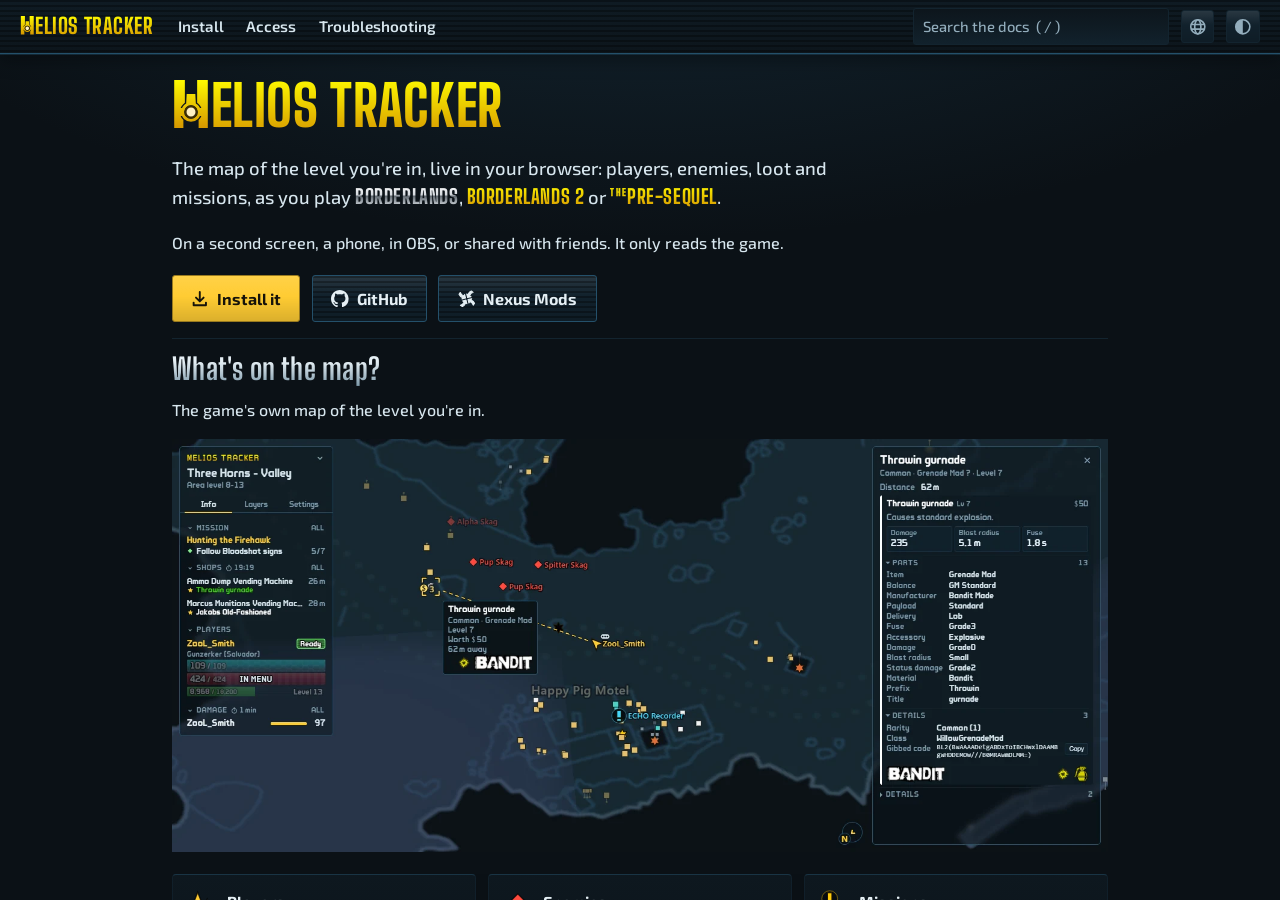
<file: index.html>
<!doctype html>
<html lang="en">
<head>
<meta charset="utf-8">
<meta name="viewport" content="width=device-width, initial-scale=1">
<title data-i18n="index.title">Helios Tracker | A live map for Borderlands</title>
<meta name="description" content="Helios Tracker is a mod for Borderlands, Borderlands 2 and Borderlands: The Pre-Sequel that shows the level you&#x27;re in as a live map in your web browser: players, enemies, loot and missions, as you play." data-i18n-content="index.description">
<!-- the link previews (Discord, X, Slack...): their bots run no JavaScript - the English, fixed here -->
<meta property="og:type" content="website">
<meta property="og:site_name" content="Helios Tracker">
<meta property="og:title" content="Helios Tracker | A live map for Borderlands">
<meta property="og:description" content="Helios Tracker is a mod for Borderlands, Borderlands 2 and Borderlands: The Pre-Sequel that shows the level you&#x27;re in as a live map in your web browser: players, enemies, loot and missions, as you play.">
<meta property="og:url" content="https://helios-tracker.zoolsmith.com/">
<meta property="og:image" content="https://helios-tracker.zoolsmith.com/assets/img/og.jpg">
<meta property="og:image:width" content="1200">
<meta property="og:image:height" content="630">
<meta property="og:image:alt" content="Helios Tracker: a live map for Borderlands, Borderlands 2 and The Pre-Sequel">
<meta name="twitter:card" content="summary_large_image">
<meta name="theme-color" content="#ffcc33">
<link rel="icon" href="assets/img/favicon.png">
<link rel="icon" href="assets/img/favicon-192.png" sizes="192x192">
<link rel="canonical" href="https://helios-tracker.zoolsmith.com/">
<!-- the site's name in search results (Google's site names) -->
<script type="application/ld+json">{"@context": "https://schema.org", "@type": "WebSite", "name": "Helios Tracker", "url": "https://helios-tracker.zoolsmith.com/", "author": {"@type": "Person", "name": "ZooL Smith", "url": "https://www.zoolsmith.com/", "sameAs": ["https://x.com/ZooL_Smith", "https://github.com/ZooLSmith"]}}</script>
<link rel="stylesheet" href="assets/css/site.css">
<script>document.documentElement.classList.add("js"); try { const t = localStorage.getItem("helios.site.theme"); if (t && t !== "default") document.documentElement.dataset.theme = t; } catch {}</script>
<script type="module" src="assets/js/site.js"></script>
</head>
<body class="home">
<a class="skip" href="#content" data-i18n="ui.skip">Skip to content</a>
<header class="top">
  <a class="brand" href="./" data-i18n-label="ui.home" aria-label="Helios Tracker, home"><span class="h">H</span><span>ELIOS TRACKER</span></a>
  <div class="top-tools"></div>
</header>

<div class="page" tabindex="-1">
<div class="shell">
  <main id="content">
    <section class="hero">
      <h1 class="wordmark" aria-label="Helios Tracker"><span class="h">H</span><span>ELIOS TRACKER</span></h1>
      <p class="lead" data-i18n="index.lead">The map of the level you're in, live in your browser: players, enemies, loot and missions, as you play <a class="game bl1" href="https://store.steampowered.com/app/729040/">Borderlands</a>, <a class="game" href="https://store.steampowered.com/app/49520/">Borderlands 2</a> or <a class="game" href="https://store.steampowered.com/app/261640/"><span class="the">The</span> Pre-Sequel</a>.</p>
      <p data-i18n="index.lead2">On a second screen, a phone, in OBS, or shared with friends. It only reads the game.</p>
      <div class="actions">
        <a class="button primary" href="install"><svg class="icon" viewBox="0 0 12 12" aria-hidden="true"><path d="M6 1.4v6.2M3.4 5.2 6 7.8l2.6-2.6M1.8 8.6v1.8h8.4V8.6" fill="none" stroke="currentColor" stroke-width="1.3" stroke-linecap="round" stroke-linejoin="round"/></svg><span data-i18n="index.install">Install it</span></a>
        <a class="button" href="https://github.com/ZooLSmith/helios-tracker"><svg class="icon" viewBox="0 0 16 16" aria-hidden="true"><path fill="currentColor" d="M8 0C3.58 0 0 3.58 0 8c0 3.54 2.29 6.53 5.47 7.59.4.07.55-.17.55-.38 0-.19-.01-.82-.01-1.49-2.01.37-2.53-.49-2.69-.94-.09-.23-.48-.94-.82-1.13-.28-.15-.68-.52-.01-.53.63-.01 1.08.58 1.23.82.72 1.21 1.87.87 2.33.66.07-.52.28-.87.51-1.07-1.78-.2-3.64-.89-3.64-3.95 0-.87.31-1.59.82-2.15-.08-.2-.36-1.02.08-2.12 0 0 .67-.21 2.2.82.64-.18 1.32-.27 2-.27.68 0 1.36.09 2 .27 1.53-1.04 2.2-.82 2.2-.82.44 1.1.16 1.92.08 2.12.51.56.82 1.27.82 2.15 0 3.07-1.87 3.75-3.65 3.95.29.25.54.73.54 1.48 0 1.07-.01 1.93-.01 2.2 0 .21.15.46.55.38A8.01 8.01 0 0 0 16 8c0-4.42-3.58-8-8-8Z"/></svg>GitHub</a>
        <a class="button" href="https://www.nexusmods.com/borderlands2/mods/678"><svg class="icon" viewBox="80 80 1040 1040" aria-hidden="true"><defs><path id="nx-arrow" d="M140 335Q184 454 353 537L313 606 525 553 475 348 415 441Q244 358 218 222Z"/></defs><g fill="currentColor" stroke="currentColor" stroke-width="60" stroke-linejoin="round"><use href="#nx-arrow"/><use href="#nx-arrow" transform="rotate(90 600 600)"/><use href="#nx-arrow" transform="rotate(180 600 600)"/><use href="#nx-arrow" transform="rotate(270 600 600)"/></g></svg>Nexus Mods</a>
      </div>
    </section>

    <div class="doc wide">
      <h2 id="map" data-i18n="index.map">What's on the map?</h2>
      <p data-i18n="index.mapText">The game's own map of the level you're in.</p>
      <a class="shot map-shot" href="assets/img/previews/overview.webp"><img src="assets/img/previews/overview.webp" width="1556" height="687" decoding="async" data-i18n-alt="index.preview.overview" alt="The map of Three Horns - Valley with its markers, the panel on the left and an item&#x27;s card on the right"></a>
      <!-- folded to its first cards (site.js initLegend): the most important first -->
      <ul class="legend folded" id="legend">
        <li><svg viewBox="-10 -10 20 20" aria-hidden="true"><path d="M-3.2-8.2 1.3 3.3-3.2.6-7.7 3.3Z" style="fill: var(--m-tracked); stroke: var(--outline); stroke-width: 1"/><path d="M4.2-2.8 8.5 8.4 4.2 5.8-.1 8.4Z" style="fill: var(--m-player); stroke: var(--outline); stroke-width: 1"/></svg>
          <div><b data-i18n="index.players">Players</b><span data-i18n="index.playersText">You in yellow, the others in white.</span></div></li>
        <li><svg viewBox="-10 -10 20 20" aria-hidden="true"><path d="M0-7 7 0 0 7-7 0Z" style="fill: var(--m-enemy); stroke: var(--outline)"/></svg>
          <div><b data-i18n="index.enemies">Enemies</b><span data-i18n="index.enemiesText">With their health. Bosses outlined in gold.</span></div></li>
        <li><svg viewBox="-10 -10 20 20" aria-hidden="true"><g transform="translate(-3.2 -3.2) scale(.62)"><circle r="10" style="fill: var(--m-halo); stroke: var(--m-giver); stroke-opacity: .5; stroke-width: 1"/><path d="M-2.8-7.5h5.6v10.3h-5.6ZM-2.8 4.2h5.6v3.3h-5.6Z" style="fill: var(--m-giver); stroke: var(--m-ink); stroke-width: 1.2"/></g><g transform="translate(3.6 3.6) scale(.68)"><circle r="7.5" style="fill: none; stroke: var(--m-objective); stroke-width: 1.5; stroke-dasharray: 3 2.4"/><path d="M0-3.5 3.5 0 0 3.5-3.5 0Z" style="fill: var(--m-objective)"/></g></svg>
          <div><b data-i18n="index.givers">Missions</b><span data-i18n="index.giversText">To pick up or hand in, and your missions' waypoints.</span></div></li>
        <li><svg viewBox="-10 -10 20 20" aria-hidden="true"><path d="M0-7.5 6.8 5.2-6.8 5.2Z" style="fill: #ffb400; stroke: var(--outline)"/></svg>
          <div><b data-i18n="index.gear">Gear</b><span data-i18n="index.gearText">In its rarity's color. Hover it for its card.</span></div></li>
        <li><svg viewBox="-10 -10 20 20" aria-hidden="true"><rect x="-7.02" y="-5.2" width="14.04" height="10.4" style="fill: var(--m-chest); stroke: var(--outline)"/><path d="M-7.02 -1.56H7.02" style="stroke: var(--m-ink)"/><circle cy="-1.56" r="1.14" style="fill: var(--m-ink)"/></svg>
          <div><b data-i18n="index.chests">Chests and containers</b><span data-i18n="index.chestsText">Click one to see what it can drop.</span></div></li>
        <li><svg viewBox="-10 -10 20 20" aria-hidden="true"><path transform="translate(-8.4 -8.6) scale(1.4)" d="M3.4 9.2h5.3a2.2 2.2 0 0 0 .1-4.4 3 3 0 0 0-5.6.9 1.8 1.8 0 0 0 .2 3.5Z" style="fill: none; stroke: var(--text); stroke-width: 1; stroke-linejoin: round"/></svg>
          <div><b data-i18n="index.map.fog">Areas and fog of war</b><span data-i18n="index.map.fogText">The game's area names and fog of war.</span></div></li>
        <li><svg viewBox="-10 -10 20 20" aria-hidden="true"><circle r="6" style="fill: none; stroke: var(--m-npc); stroke-width: 1.8"/></svg>
          <div><b data-i18n="index.npcs">NPCs and allies</b><span data-i18n="index.npcsText">Allies and everyone else, as green rings.</span></div></li>
        <li><svg viewBox="-10 -10 20 20" aria-hidden="true"><rect x="-5.5" y="-5.5" width="11" height="11" style="fill: var(--m-vehicle); stroke: var(--outline)"/></svg>
          <div><b data-i18n="index.vehicles">Vehicles</b><span data-i18n="index.vehiclesText">Yours and the enemies', with their health.</span></div></li>
        <li><svg viewBox="-10 -10 20 20" aria-hidden="true"><g transform="translate(-4.1 -3.3) scale(.78)"><circle r="5.5" style="fill: var(--m-eridium); stroke: var(--m-ink); stroke-width: 1.2"/><path d="M2.61-2.23A3.0 3.0 0 1 0 2.61 2.23M-3.2-.75H1.2M-3.2 .95H.9" style="fill: none; stroke: var(--m-ink); stroke-width: 1.15; stroke-linecap: round; stroke-linejoin: round"/></g><g transform="translate(4.1 -3.3) scale(.78)"><circle r="5.5" style="fill: var(--m-moonstone); stroke: var(--m-ink); stroke-width: 1.2"/><path d="M-2.7 2.3V-1.9M-2.7-.4C-2.7-2.2 0-2.2 0-.4V2.3M0-.4C0-2.2 2.7-2.2 2.7-.4V2.3" style="fill: none; stroke: var(--m-ink); stroke-width: 1.15; stroke-linecap: round; stroke-linejoin: round"/></g><g transform="translate(0 3.6) scale(.78)"><circle r="5.5" style="fill: var(--m-cash); stroke: var(--m-ink); stroke-width: 1.2"/><path d="M2.1-2.1C2.1-3.3-2.3-3.5-2.3-1.5-2.3.2 2.3-.2 2.3 1.5 2.3 3.5-2.1 3.3-2.1 2.1M0-4.1V4.1" style="fill: none; stroke: var(--m-ink); stroke-width: 1.15; stroke-linecap: round; stroke-linejoin: round"/></g></svg>
          <div><b data-i18n="index.pickups">Pickups</b><span data-i18n="index.pickupsText">Cash, ammo, health, eridium, mission items.</span></div></li>
        <li><svg viewBox="-10 -10 20 20" aria-hidden="true"><rect x="-4.2" y="-5.8" width="8.4" height="11.6" style="fill: var(--m-slots); stroke: var(--outline)"/><rect x="-2.6" y="-2.6" width="5.2" height="3.5" style="fill: var(--m-ink)"/></svg>
          <div><b data-i18n="index.services">Services</b><span data-i18n="index.servicesText">Vending machines, slot machines and stations.</span></div></li>
        <li><svg viewBox="-10 -10 20 20" aria-hidden="true"><g transform="translate(-3.6 -3.4) scale(.82)"><polygon points="0.00,-7.50 1.90,-3.29 6.50,-3.75 3.29,0.00 6.50,3.75 1.90,3.29 0.00,7.50 -1.90,3.29 -6.50,3.75 -3.29,0.00 -6.50,-3.75 -1.90,-3.29" style="fill: var(--m-explosive); stroke: var(--m-ink); stroke-width: 1.2; stroke-linejoin: round"/></g><g transform="translate(3.9 3.9) scale(.66)"><path d="M0-9 9 0 0 9-9 0Z" style="fill: var(--m-oxygen); stroke: var(--m-ink); stroke-width: 1.2"/><circle cx="-1.4" cy=".2" r="2.5" style="fill: none; stroke: #fff; stroke-width: 1.3; stroke-linecap: round; stroke-linejoin: round"/><path d="M2.2 1.3C2.3.4 4 .4 4 1.3 4 2 2.3 3 2.2 3.6H4.1" style="fill: none; stroke: #fff; stroke-width: 1.1; stroke-linecap: round; stroke-linejoin: round"/></g></svg>
          <div><b data-i18n="index.explosives">Explosives</b><span data-i18n="index.explosivesText">Barrels and plants, in their element's color. Jump pads and oxygen sources too.</span></div></li>
        <li><svg viewBox="-10 -10 20 20" aria-hidden="true"><g transform="scale(1.3) translate(-6 -6)"><circle cx="6" cy="6" r="4.6" style="fill: none; stroke: var(--m-vault); stroke-width: 1.5"/><path d="M2.92 9.42 6 3.93 9.08 9.42" style="fill: none; stroke: var(--m-vault); stroke-width: 1.5; stroke-linejoin: round"/></g></svg>
          <div><b data-i18n="index.vault">Vault symbols</b><span data-i18n="index.vaultText">The level's hidden Vault symbols, to find and click.</span></div></li>
      </ul>
      <button class="legend-toggle" type="button" aria-controls="legend" aria-expanded="false"><span class="more" data-i18n="index.map.legendMore">Show all</span><span class="less" data-i18n="index.map.legendLess">Show fewer</span></button>
      <ul class="points map-points">
        <li><b data-i18n="index.map.markers">Markers</b><span data-i18n="index.map.markersText">Hover a marker on the map for its name, health and distance; click it for more.</span></li>
        <li><b data-i18n="index.map.layers">Layers</b><span data-i18n="index.map.layersText">Every kind of marker is a layer you can show, hide or resize.</span></li>
        <li><b data-i18n="index.map.tilt">Tilt and turn</b><span data-i18n="index.map.tiltText">Tilt the map to see heights (two fingers up or down on a touch screen), turn it any way.</span></li>
      </ul>

      <h2 id="more" data-i18n="index.more">More than a map</h2>
      <!-- The features: a screenshot (a link to it whole: site.js initShots) and its text - a title, a line, its
           points; .flip: the screenshot on the right, .tall: a panel's, .noshot: none yet (site.css) -->
      <div class="features">
        <section class="feature noshot" id="damage-log">
          <div class="feature-text">
            <h3 data-i18n="index.more.damage">Damage log</h3>
            <p data-i18n="index.more.damageText">Every hit, kill and heal in a fight, yours and your co-op partners'.</p>
            <ul class="points">
              <li><b data-i18n="index.more.damage.realtime">Realtime</b><span data-i18n="index.more.damage.realtimeText">The enemies being fought, each health bar split by who took it off.</span></li>
              <li><b data-i18n="index.more.damage.recap">Recap</b><span data-i18n="index.more.damage.recapText">Damage dealt, kills, slag and healing, per player and per weapon.</span></li>
              <li><b data-i18n="index.more.damage.log">Log</b><span data-i18n="index.more.damage.logText">Every hit, with its weapon, element and crit.</span></li>
            </ul>
          </div>
        </section>
        <section class="feature panel flip" id="inspector">
          <a class="shot" href="assets/img/previews/skills.webp"><img src="assets/img/previews/skills.webp" width="589" height="945" loading="lazy" decoding="async" data-i18n-alt="index.preview.skills" alt="A player&#x27;s skill tree, with a skill&#x27;s tooltip"></a>
          <div class="feature-text">
            <h3 data-i18n="index.more.inspector">Player inspector</h3>
            <p data-i18n="index.more.inspectorText">Every player's gear and skill trees, as the game's item cards.</p>
            <ul class="points">
              <li><b data-i18n="index.more.inspector.info">Info</b><span data-i18n="index.more.inspector.infoText">Health, shield and the rest, their action skill and its cooldown, and the effects on them.</span></li>
              <li><b data-i18n="index.more.inspector.gear">Gear and backpack</b><span data-i18n="index.more.inspector.gearText">Each item as its card, with its stats and parts. Other players' backpacks: the game doesn't send them.</span></li>
              <li><b data-i18n="index.more.skills">Skills</b><span data-i18n="index.more.skillsText">Their trees with each skill's rank, the points gear adds, and every bonus added up.</span></li>
              <li><b data-i18n="index.more.gibbed">Gibbed codes</b><span data-i18n="index.more.gibbedText">Copy an item's code for Gibbed's save editors.</span></li>
            </ul>
          </div>
        </section>
        <section class="feature tall" id="missions">
          <a class="shot" href="assets/img/previews/missions.webp"><img src="assets/img/previews/missions.webp" width="404" height="871" loading="lazy" decoding="async" data-i18n-alt="index.preview.missions" alt="Best now: the missions worth doing next"></a>
          <div class="feature-text">
            <h3 data-i18n="index.more.missions">Mission log</h3>
            <p data-i18n="index.more.missionsText">Every mission, in story order or by area, with its rewards.</p>
            <ul class="points">
              <li><b data-i18n="index.more.best">Best now</b><span data-i18n="index.more.bestText">What to do next, sorted by XP, cash, both, quick wins or finish first, and the way there.</span></li>
              <li><b data-i18n="index.more.missions.mission">Each mission</b><span data-i18n="index.more.missions.missionText">Who gives it and where, who to turn it in to, and the objective it waits on.</span></li>
              <li><b data-i18n="index.more.missions.level">Its level</b><span data-i18n="index.more.missions.levelText">Fixed when you pick it up: you see which ones fall behind your level and give less XP.</span></li>
              <li><b data-i18n="index.more.missions.state">Done or not</b><span data-i18n="index.more.missions.stateText">Done, active, ready to turn in, available or locked, and a search across missions, areas and givers.</span></li>
            </ul>
          </div>
        </section>
        <section class="feature panel flip" id="vending">
          <a class="shot" href="assets/img/previews/vending.webp"><img src="assets/img/previews/vending.webp" width="728" height="948" loading="lazy" decoding="async" data-i18n-alt="index.preview.vending" alt="A vending machine&#x27;s stock, its item of the day"></a>
          <div class="feature-text">
            <h3 data-i18n="index.more.shops">Vending machines</h3>
            <p data-i18n="index.more.shopsText">Stock, prices and restock timer.</p>
            <ul class="points">
              <li><b data-i18n="index.more.shops.featured">Item of the day</b><span data-i18n="index.more.shops.featuredText">Its full card: stats, parts and Gibbed code, and the time until it changes.</span></li>
              <li><b data-i18n="index.more.shops.stock">For sale</b><span data-i18n="index.more.shops.stockText">Each item with its level, price and card, for every machine nearby.</span></li>
              <li><b data-i18n="index.more.shops.contents">Can contain</b><span data-i18n="index.more.shops.contentsText">The odds of what a machine can stock, worked out from the game's loot data. Chests and containers too.</span></li>
            </ul>
          </div>
        </section>
      </div>

      <h2 id="also" data-i18n="index.also">And also</h2>
      <ul class="cards small">
        <li><svg class="icon" viewBox="0 0 12 12" aria-hidden="true"><circle cx="6" cy="6" r="4.8" fill="none" stroke="currentColor" stroke-width="1.1" stroke-linecap="round" stroke-linejoin="round"/><path d="M6 1.2a4.8 4.8 0 0 0 0 9.6Z" fill="currentColor"/></svg><div><b data-i18n="index.more.themes">Themes</b><span data-i18n="index.more.themesText">Five color themes, the map tinted to match.</span></div></li>
        <li><svg class="icon" viewBox="0 0 12 12" aria-hidden="true"><circle cx="4.3" cy="4.1" r="1.6" fill="none" stroke="currentColor" stroke-width="1.1" stroke-linecap="round" stroke-linejoin="round"/><path d="M1.4 10.2a2.9 2.9 0 0 1 5.8 0" fill="none" stroke="currentColor" stroke-width="1.1" stroke-linecap="round" stroke-linejoin="round"/><circle cx="8.5" cy="4.6" r="1.3" fill="none" stroke="currentColor" stroke-width="1.1" stroke-linecap="round" stroke-linejoin="round"/><path d="M7.9 7.5a2.4 2.4 0 0 1 2.9 2.7" fill="none" stroke="currentColor" stroke-width="1.1" stroke-linecap="round" stroke-linejoin="round"/></svg><div><b data-i18n="index.more.coop">Co-op</b><span data-i18n="index.more.coopText">Only one player needs it (<a href="install#coop">best on the host</a>).</span></div></li>
        <li><svg class="icon" viewBox="0 0 12 12" aria-hidden="true"><circle cx="6" cy="6" r="4.8" fill="none" stroke="currentColor" stroke-width="1.1" stroke-linecap="round" stroke-linejoin="round"/><ellipse cx="6" cy="6" rx="2.1" ry="4.8" fill="none" stroke="currentColor" stroke-width="1.1" stroke-linecap="round" stroke-linejoin="round"/><path d="M1.4 4.4h9.2M1.4 7.6h9.2" fill="none" stroke="currentColor" stroke-width="1.1" stroke-linecap="round" stroke-linejoin="round"/></svg><div><b data-i18n="index.more.language">Your language</b><span data-i18n="index.more.languageText">The page in nine languages, names as in your game.</span></div></li>
        <li><svg class="icon" viewBox="0 0 12 12" aria-hidden="true"><path d="M10.2 6.4A4.2 4.2 0 1 1 9.1 3.1" fill="none" stroke="currentColor" stroke-width="1.1" stroke-linecap="round" stroke-linejoin="round"/><path d="M9.6 1.2v2.4H7.2" fill="none" stroke="currentColor" stroke-width="1.1" stroke-linecap="round" stroke-linejoin="round"/></svg><div><b data-i18n="index.more.updates">Updates</b><span data-i18n="index.more.updatesText">In game, without a restart.</span></div></li>
      </ul>

      <h2 id="where" data-i18n="index.where">Where to view it</h2>
      <ul class="cards">
        <li><svg class="icon" viewBox="0 0 12 12" aria-hidden="true"><rect x="1.4" y="2" width="9.2" height="6.2" rx=".7" fill="none" stroke="currentColor" stroke-width="1.1" stroke-linecap="round" stroke-linejoin="round"/><path d="M6 8.2v2.2M4.2 10.4h3.6" fill="none" stroke="currentColor" stroke-width="1.1" stroke-linecap="round" stroke-linejoin="round"/></svg><div><b data-i18n="index.where.screen">A second screen</b><span data-i18n="index.where.screenText">Any browser on the gaming PC.</span></div></li>
        <li><svg class="icon" viewBox="0 0 12 12" aria-hidden="true"><rect x="3.3" y="1" width="5.4" height="10" rx=".9" fill="none" stroke="currentColor" stroke-width="1.1" stroke-linecap="round" stroke-linejoin="round"/><path d="M5.3 9.1h1.4" fill="none" stroke="currentColor" stroke-width="1.1" stroke-linecap="round" stroke-linejoin="round"/></svg><div><b data-i18n="index.where.phone">A phone or tablet</b><span data-i18n="index.where.phoneText">On your home network: <a href="share?path=home">how</a>.</span></div></li>
        <li><svg class="icon" viewBox="0 0 12 12" aria-hidden="true"><circle cx="6" cy="6" r="1.2" fill="currentColor"/><path d="M4 4a2.9 2.9 0 0 0 0 4M8 4a2.9 2.9 0 0 1 0 4M2.3 2.3a5.3 5.3 0 0 0 0 7.4M9.7 2.3a5.3 5.3 0 0 1 0 7.4" fill="none" stroke="currentColor" stroke-width="1.1" stroke-linecap="round" stroke-linejoin="round"/></svg><div><b data-i18n="index.where.obs">OBS</b><span data-i18n="index.where.obsText">With a see-through background: <a href="share?path=stream">how</a>.</span></div></li>
        <li><svg class="icon" viewBox="0 0 12 12" aria-hidden="true"><rect x="1.4" y="1.8" width="6.8" height="5" rx=".6" fill="none" stroke="currentColor" stroke-width="1.1" stroke-linecap="round" stroke-linejoin="round"/><rect x="3.8" y="5.2" width="6.8" height="5" rx=".6" fill="none" stroke="currentColor" stroke-width="1.1" stroke-linecap="round" stroke-linejoin="round" style="fill: currentColor; fill-opacity: .18"/></svg><div><b data-i18n="index.where.overlay">The Steam overlay</b><span data-i18n="index.where.overlayText">Over the game itself: <a href="share?path=overlay">how</a>.</span></div></li>
        <li><svg class="icon" viewBox="0 0 12 12" aria-hidden="true"><circle cx="6" cy="6" r="4.8" fill="none" stroke="currentColor" stroke-width="1.1" stroke-linecap="round" stroke-linejoin="round"/><ellipse cx="6" cy="6" rx="2.1" ry="4.8" fill="none" stroke="currentColor" stroke-width="1.1" stroke-linecap="round" stroke-linejoin="round"/><path d="M1.4 4.4h9.2M1.4 7.6h9.2" fill="none" stroke="currentColor" stroke-width="1.1" stroke-linecap="round" stroke-linejoin="round"/></svg><div><b data-i18n="index.where.friends">Friends, elsewhere</b><span data-i18n="index.where.friendsText">Over the internet, in their own browser: <a href="share?path=elsewhere">how</a>.</span></div></li>
      </ul>
      <p class="more-link"><a href="share" data-i18n="index.where.all">Every way to open or share the map →</a></p>

      <h2 id="assets" data-i18n="index.assets">Built from your own game</h2>
      <p data-i18n="index.assetsText">The download holds no game files: the mod reads them from your game as you play.</p>
      <ul class="cards">
        <li><svg class="icon" viewBox="0 0 12 12" aria-hidden="true"><path d="M1.2 3 4.4 1.6 7.6 3 10.8 1.6V9L7.6 10.4 4.4 9 1.2 10.4Z M4.4 1.6V9M7.6 3v7.4" fill="none" stroke="currentColor" stroke-width="1.1" stroke-linecap="round" stroke-linejoin="round"/></svg><div><b data-i18n="index.assets.maps">Maps</b><span data-i18n="index.assets.mapsText">From each level, as you enter it.</span></div></li>
        <li><svg class="icon" viewBox="0 0 12 12" aria-hidden="true"><path d="M2 10.4 5.2 1.6h1.6L10 10.4M3.4 7h5.2" fill="none" stroke="currentColor" stroke-width="1.1" stroke-linecap="round" stroke-linejoin="round"/></svg><div><b data-i18n="index.assets.fonts">Fonts</b><span data-i18n="index.assets.fontsText">The game's UI fonts, rebuilt.</span></div></li>
        <li><svg class="icon" viewBox="0 0 12 12" aria-hidden="true"><rect x="1.4" y="1.8" width="9.2" height="8.4" rx=".8" fill="none" stroke="currentColor" stroke-width="1.1" stroke-linecap="round" stroke-linejoin="round"/><circle cx="4.3" cy="4.6" r="1" fill="none" stroke="currentColor" stroke-width="1.1" stroke-linecap="round" stroke-linejoin="round"/><path d="M1.6 9.2 4.8 6.4l2 1.8 1.6-1.4 2.2 2" fill="none" stroke="currentColor" stroke-width="1.1" stroke-linecap="round" stroke-linejoin="round"/></svg><div><b data-i18n="index.assets.icons">Icons</b><span data-i18n="index.assets.iconsText">Decoded from the game's art.</span></div></li>
        <li><svg class="icon" viewBox="0 0 12 12" aria-hidden="true"><path d="M1.4 6.4V2.2a.8.8 0 0 1 .8-.8h4.2l4.2 4.2a.8.8 0 0 1 0 1.1L7.1 10.2a.8.8 0 0 1-1.1 0Z" fill="none" stroke="currentColor" stroke-width="1.1" stroke-linecap="round" stroke-linejoin="round"/><circle cx="3.9" cy="3.9" r=".8" fill="none" stroke="currentColor" stroke-width="1.1" stroke-linecap="round" stroke-linejoin="round"/></svg><div><b data-i18n="index.assets.names">Names</b><span data-i18n="index.assets.namesText">In the game's language.</span></div></li>
      </ul>
      <p data-i18n="index.assets.cache">All cached on your PC, and your DLCs just work.</p>
    </div>
  </main>
</div>

<footer class="foot">
  <div>
    <p data-i18n="foot.legal">Helios Tracker is a fan-made mod, not made or endorsed by Gearbox Software or 2K. Borderlands and its names belong to them.</p>
    <p class="social"><span data-i18n="foot.by">Made by <a href="https://www.zoolsmith.com">ZooL Smith</a></span><a href="https://x.com/ZooL_Smith" aria-label="X (@ZooL_Smith)"><svg class="icon" viewBox="0 0 24 24" aria-hidden="true"><path fill="currentColor" d="M18.9 1.2h3.7l-8 9.1 9.4 12.5h-7.4l-5.8-7.6-6.6 7.6H.5l8.6-9.8L0 1.2h7.6l5.2 6.9 6.1-6.9Zm-1.3 19.4h2L6.5 3.3H4.3l13.3 17.3Z"/></svg></a></p>
  </div>
</footer>
</div>
</body>
</html>
</file>
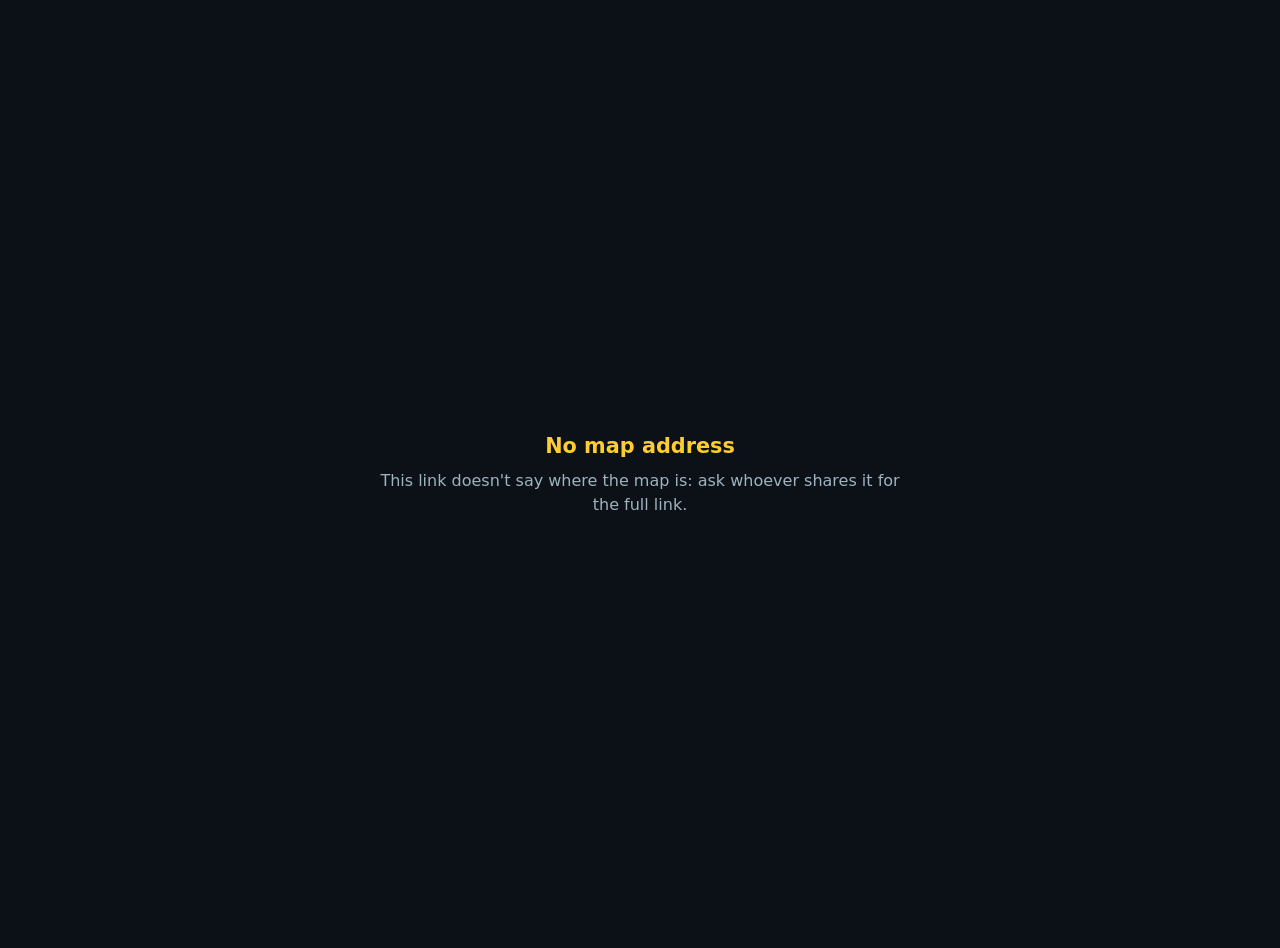
<file: live/index.html>
<!doctype html>
<html lang="en">
<head>
<meta charset="utf-8">
<meta name="viewport" content="width=device-width, initial-scale=1">
<title>Helios Tracker</title>
<meta name="robots" content="noindex">
<link rel="icon" href="../assets/img/favicon.png">
<style>
  :root { color-scheme: dark; }
  body { margin: 0; min-height: 100vh; display: grid; place-content: center; padding: 1.5rem; background: #0b1116; color: #d7e6ee;
    font: 1rem/1.5 "Segoe UI", system-ui, sans-serif; text-align: center; }
  h1 { margin: 0 0 .4rem; font-size: 1.3rem; color: #ffcc33; }
  p { margin: 0; max-width: 34rem; color: #9fb3bf; }
  code { color: #d7e6ee; }
  a { color: #ffcc33; }
</style>
</head>
<body>
<!-- The live map, opened from this site's stable address: /live/?at=<the tunnel's host>. It loads the map page from
     the player's mod, through their tunnel, and runs it here - so the page's settings (saved per site) stay, whatever
     the tunnel's address. Everything the page then asks for (its files, the live stream, the map images) goes to the
     mod: the page's base address is the tunnel's. The mod allows this site to read it (server.py SITE_ORIGINS). -->
<main>
  <h1 id="title">Connecting to the map…</h1>
  <p id="msg"></p>
</main>
<script>
  (async () => {
    const fr = (navigator.languages || [navigator.language || ""]).some((l) => l.toLowerCase().startsWith("fr"));
    const say = (title, msg) => { document.getElementById("title").textContent = title; document.getElementById("msg").textContent = msg; };
    // the map's address: a host name (and port), nothing else - https, except a map on this PC (a local test)
    const at = (new URLSearchParams(location.search).get("at") || "").trim().replace(/^https?:\/\//i, "").replace(/\/.*$/, "");
    if (!/^[a-z0-9.-]+(:\d{1,5})?$/i.test(at)) {
      say(fr ? "Pas d'adresse de carte" : "No map address",
          fr ? "Ce lien ne dit pas où est la carte : demandez le lien complet à la personne qui la partage."
             : "This link doesn't say where the map is: ask whoever shares it for the full link.");
      return;
    }
    const local = /^(localhost|127\.0\.0\.1)(:|$)/i.test(at);
    const base = (local ? "http://" : "https://") + at + "/";
    let html;
    try {
      const res = await fetch(base, { cache: "no-store" });
      if (!res.ok) throw new Error(res.status);
      html = await res.text();
      if (!/Helios Tracker/.test(html)) throw new Error("not the map");
    } catch {
      say(fr ? "La carte ne répond pas" : "The map isn't answering",
          fr ? `Impossible de joindre ${at}. Le jeu tourne-t-il, avec le mod activé et le tunnel ouvert ?`
             : `Can't reach ${at}. Is the game running, with the mod enabled and the tunnel open?`);
      return;
    }
    // the map page, here, with its base address the mod's: every relative / root address in it goes there
    html = html.replace(/<head>/i, `<head><base href="${base}">`);
    document.open();
    document.write(html);
    document.close();
  })();
</script>
</body>
</html>
</file>
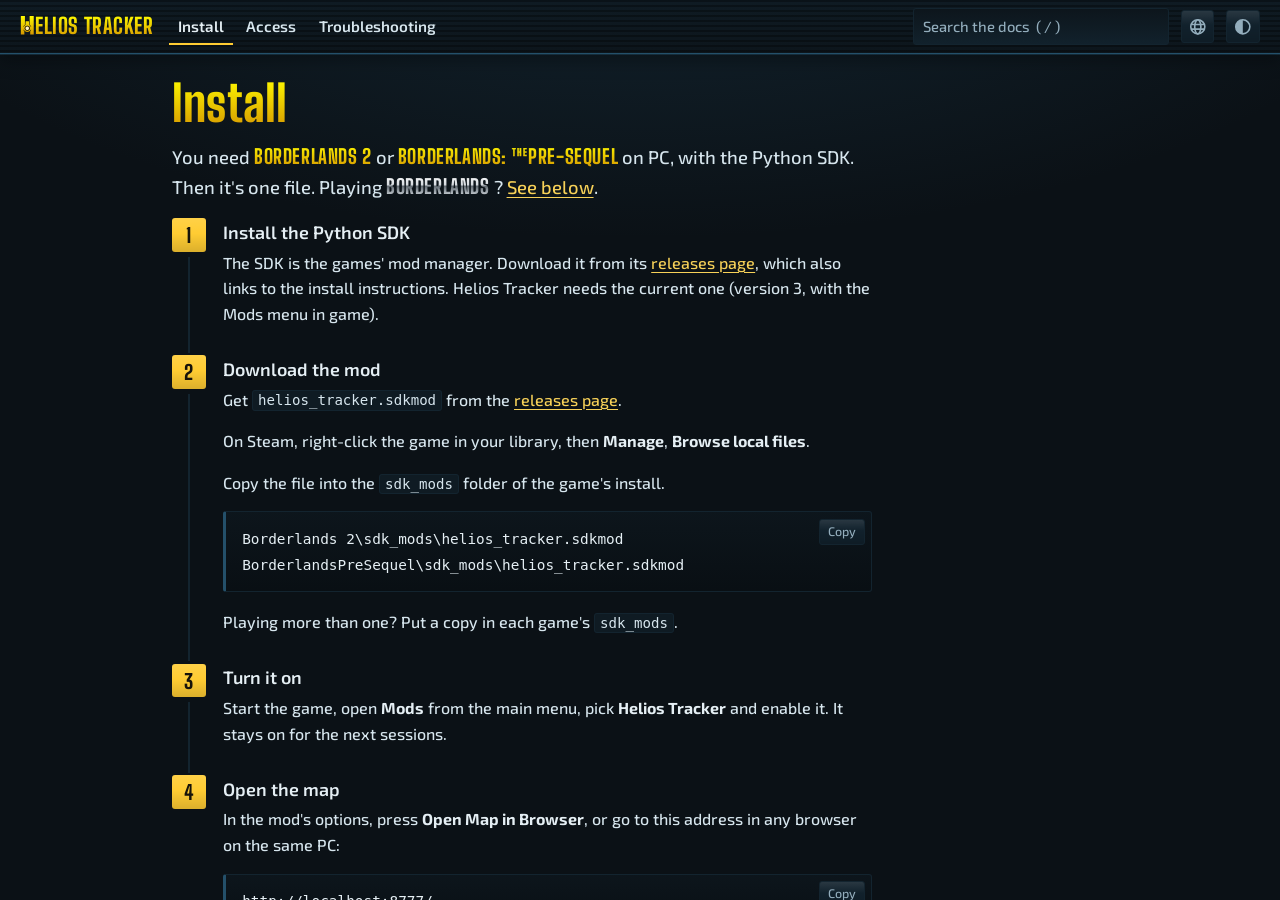
<file: install.html>
<!doctype html>
<html lang="en">
<head>
<meta charset="utf-8">
<meta name="viewport" content="width=device-width, initial-scale=1">
<title data-i18n="install.title">Install | Helios Tracker</title>
<meta name="description" content="Install Helios Tracker: the Python SDK, one .sdkmod file, then open the map in a browser, on a phone, in OBS or in the Steam overlay." data-i18n-content="install.description">
<!-- the link previews (Discord, X, Slack...): their bots run no JavaScript - the English, fixed here -->
<meta property="og:type" content="website">
<meta property="og:site_name" content="Helios Tracker">
<meta property="og:title" content="Install | Helios Tracker">
<meta property="og:description" content="Install Helios Tracker: the Python SDK, one .sdkmod file, then open the map in a browser, on a phone, in OBS or in the Steam overlay.">
<meta property="og:url" content="https://helios-tracker.zoolsmith.com/install">
<meta property="og:image" content="https://helios-tracker.zoolsmith.com/assets/img/og.jpg">
<meta property="og:image:width" content="1200">
<meta property="og:image:height" content="630">
<meta property="og:image:alt" content="Helios Tracker: a live map for Borderlands, Borderlands 2 and The Pre-Sequel">
<meta name="twitter:card" content="summary_large_image">
<meta name="theme-color" content="#ffcc33">
<link rel="icon" href="assets/img/favicon.png">
<link rel="icon" href="assets/img/favicon-192.png" sizes="192x192">
<link rel="canonical" href="https://helios-tracker.zoolsmith.com/install">
<link rel="stylesheet" href="assets/css/site.css">
<script>document.documentElement.classList.add("js"); try { const t = localStorage.getItem("helios.site.theme"); if (t && t !== "default") document.documentElement.dataset.theme = t; } catch {}</script>
<script type="module" src="assets/js/site.js"></script>
</head>
<body>
<a class="skip" href="#content" data-i18n="ui.skip">Skip to content</a>
<header class="top">
  <a class="brand" href="./" data-i18n-label="ui.home" aria-label="Helios Tracker, home"><span class="h">H</span><span>ELIOS TRACKER</span></a>
  <div class="top-tools"></div>
</header>

<div class="page" tabindex="-1">
<div class="shell">
  <main id="content" class="doc">
    <h1 data-i18n="install.h">Install</h1>
    <p class="lead" data-i18n="install.lead">You need <a class="game" href="https://store.steampowered.com/app/49520/">Borderlands 2</a> or <a class="game" href="https://store.steampowered.com/app/261640/">Borderlands: <span class="the">The</span> Pre-Sequel</a> on PC, with the Python SDK. Then it's one file. Playing <a class="game bl1" href="https://store.steampowered.com/app/729040/">Borderlands</a>&nbsp;? <a href="#bl1">See below</a>.</p>

    <ol class="steps">
      <li>
        <h3 id="sdk" data-i18n="install.sdk" data-search="kw.sdk">Install the Python SDK</h3>
        <p data-i18n="install.sdkText">The SDK is the games' mod manager. Download it from its <a href="https://github.com/bl-sdk/willow2-mod-manager/releases">releases page</a>, which also links to the install instructions. Helios Tracker needs the current one (version 3, with the Mods menu in game).</p>
      </li>
      <li>
        <h3 id="download" data-i18n="install.download">Download the mod</h3>
        <p data-i18n="install.downloadText">Get <code>helios_tracker.sdkmod</code> from the <a href="https://github.com/ZooLSmith/helios-tracker/releases">releases page</a>.</p>
        <p data-i18n="install.copySteam">On Steam, right-click the game in your library, then <strong>Manage</strong>, <strong>Browse local files</strong>.</p>
        <p data-i18n="install.copyText">Copy the file into the <code>sdk_mods</code> folder of the game's install.</p>
        <div class="code"><pre><code>Borderlands 2\sdk_mods\helios_tracker.sdkmod
BorderlandsPreSequel\sdk_mods\helios_tracker.sdkmod</code></pre></div>
        <p data-i18n="install.copyBoth">Playing more than one? Put a copy in each game's <code>sdk_mods</code>.</p>
      </li>
      <li>
        <h3 id="enable" data-i18n="install.enable">Turn it on</h3>
        <p data-i18n="install.enableText">Start the game, open <strong>Mods</strong> from the main menu, pick <strong>Helios Tracker</strong> and enable it. It stays on for the next sessions.</p>
      </li>
      <li>
        <h3 id="open" data-i18n="install.open">Open the map</h3>
        <p data-i18n="install.openText">In the mod's options, press <strong>Open Map in Browser</strong>, or go to this address in any browser on the same PC:</p>
        <div class="code"><pre><code>http://localhost:8777/</code></pre></div>
        <p data-i18n="install.openTab">Leave the tab open while you play. It follows you from level to level by itself.</p>
      </li>
    </ol>

    <h2 id="bl1" data-i18n="install.bl1" data-search="kw.bl1"><span class="game bl1">Borderlands</span> <small>(experimental)</small></h2>
    <p data-i18n="install.bl1Text">Helios Tracker also runs in <a class="game bl1" href="https://store.steampowered.com/app/729040/">Borderlands</a>, the original and the Game of the Year Enhanced edition. It's newer and less tested than the other two games.</p>
    <p data-i18n="install.bl1Sdk">The SDK is its own build: get it from <a href="https://github.com/bl-sdk/willow1-mod-manager/releases">its releases page</a>. The mod is the same <code>helios_tracker.sdkmod</code>, installed the same way.</p>
    <p data-i18n="install.bl1Report">Something wrong or missing? <a href="https://github.com/ZooLSmith/helios-tracker/issues/new">Open an issue</a> and say which edition you play.</p>

    <h2 id="coop" data-i18n="install.coop" data-search="kw.coop">Playing co-op</h2>
    <p data-i18n="install.coopText">Only one player needs the mod. If you can choose, install it on the <strong>host</strong>'s PC: the host's game knows everything, while a client's game only knows what the host sends it.</p>
    <p data-i18n="install.coopClient">As a client it still works, with less in it:</p>
    <ul>
      <li data-i18n="install.coopGear">other players' gear and skill trees aren't available: the game doesn't send them to clients, and their tabs say so;</li>
      <li data-i18n="install.coopSkills">skills, cooldowns and mission rewards are yours only;</li>
      <li data-i18n="install.coopDamage">the damage log lists your own hits; what the others deal is counted per enemy, not by who;</li>
      <li data-i18n="install.coopMap">the map shows what the host's game shares with yours.</li>
    </ul>

    <h2 id="next" data-i18n="install.next">Other ways to open it</h2>
    <ul>
      <li data-i18n="install.next.home"><a href="share?path=home">On your local network</a>: a phone, a tablet, another PC</li>
      <li data-i18n="install.next.obs"><a href="share?path=stream">In OBS</a>, with a see-through background</li>
      <li data-i18n="install.next.overlay"><a href="share?path=overlay">In the Steam overlay</a></li>
    </ul>
    <p data-i18n="install.next.help">If the map won't open, see <a href="troubleshooting">Troubleshooting</a>.</p>

    <h2 id="update" data-i18n="install.update" data-search="kw.update">Updating or removing it</h2>
    <p data-i18n="install.updateText">To update, press <strong>Check for Updates</strong> in the mod's options. If there's a new version, the game asks before downloading it, then offers to reload the mod right away: no need to restart the game.</p>
    <p data-i18n="install.updateAuto">Or turn on <strong>Automatic Updates</strong> (off by default): at most once a day, when the mod starts, a new version installs and reloads by itself, and the game says so at the bottom left of the screen.</p>
    <p data-i18n="install.removeText">To remove it, delete <code>helios_tracker.sdkmod</code> and the <code>.helios_tracker</code> folder next to it. The mod's options are saved apart, in <code>sdk_mods\settings</code>.</p>
  </main>
</div>

<footer class="foot">
  <div>
    <p data-i18n="foot.legal">Helios Tracker is a fan-made mod, not made or endorsed by Gearbox Software or 2K. Borderlands and its names belong to them.</p>
    <p class="social"><span data-i18n="foot.by">Made by <a href="https://www.zoolsmith.com">ZooL Smith</a></span><a href="https://x.com/ZooL_Smith" aria-label="X (@ZooL_Smith)"><svg class="icon" viewBox="0 0 24 24" aria-hidden="true"><path fill="currentColor" d="M18.9 1.2h3.7l-8 9.1 9.4 12.5h-7.4l-5.8-7.6-6.6 7.6H.5l8.6-9.8L0 1.2h7.6l5.2 6.9 6.1-6.9Zm-1.3 19.4h2L6.5 3.3H4.3l13.3 17.3Z"/></svg></a></p>
  </div>
</footer>
</div>
</body>
</html>
</file>
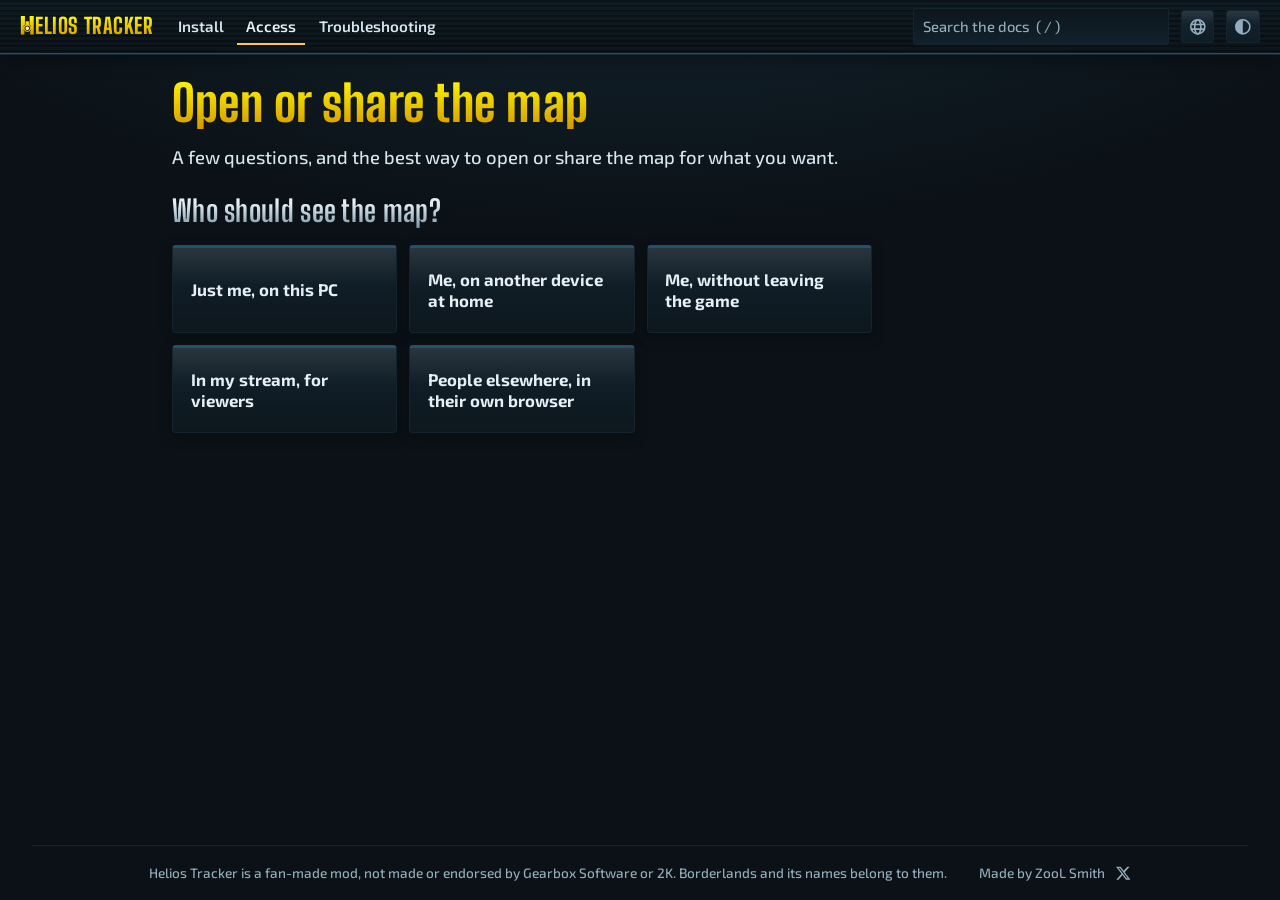
<file: share.html>
<!doctype html>
<html lang="en">
<head>
<meta charset="utf-8">
<meta name="viewport" content="width=device-width, initial-scale=1">
<title data-i18n="share.title">Open or share the map | Helios Tracker</title>
<meta name="description" content="A few questions to find the best way to open or share the live map: this PC, your home network, OBS, or over the internet." data-i18n-content="share.description">
<!-- the link previews (Discord, X, Slack...): their bots run no JavaScript - the English, fixed here -->
<meta property="og:type" content="website">
<meta property="og:site_name" content="Helios Tracker">
<meta property="og:title" content="Open or share the map | Helios Tracker">
<meta property="og:description" content="A few questions to find the best way to open or share the live map: this PC, your home network, OBS, or over the internet.">
<meta property="og:url" content="https://helios-tracker.zoolsmith.com/share">
<meta property="og:image" content="https://helios-tracker.zoolsmith.com/assets/img/og.jpg">
<meta property="og:image:width" content="1200">
<meta property="og:image:height" content="630">
<meta property="og:image:alt" content="Helios Tracker: a live map for Borderlands, Borderlands 2 and The Pre-Sequel">
<meta name="twitter:card" content="summary_large_image">
<meta name="theme-color" content="#ffcc33">
<link rel="icon" href="assets/img/favicon.png">
<link rel="icon" href="assets/img/favicon-192.png" sizes="192x192">
<link rel="canonical" href="https://helios-tracker.zoolsmith.com/share">
<link rel="stylesheet" href="assets/css/site.css">
<script>document.documentElement.classList.add("js"); try { const t = localStorage.getItem("helios.site.theme"); if (t && t !== "default") document.documentElement.dataset.theme = t; } catch {}</script>
<script type="module" src="assets/js/site.js"></script>
</head>
<body>
<a class="skip" href="#content" data-i18n="ui.skip">Skip to content</a>
<header class="top">
  <a class="brand" href="./" data-i18n-label="ui.home" aria-label="Helios Tracker, home"><span class="h">H</span><span>ELIOS TRACKER</span></a>
  <div class="top-tools"></div>
</header>

<div class="page" tabindex="-1">
<div class="shell">
  <main id="content" class="doc">
    <h1 data-i18n="share.h">Open or share the map</h1>
    <p class="lead" data-i18n="share.lead">A few questions, and the best way to open or share the map for what you want.</p>
    <div class="quiz" data-start="who">
      <section class="step question" id="q-who" data-step="q:who">
        <h2 data-i18n="share.who">Who should see the map?</h2>
        <ul class="answers">
          <li><a href="#r-this-pc" data-key="pc" data-next="r:this-pc" data-i18n="share.who.pc">Just me, on this PC</a></li>
          <li><a href="#r-lan" data-key="home" data-next="r:lan" data-i18n="share.who.home">Me, on another device at home</a></li>
          <li><a href="#r-overlay" data-key="overlay" data-next="r:overlay" data-i18n="share.who.overlay">Me, without leaving the game</a></li>
          <li><a href="#r-obs" data-key="stream" data-next="r:obs" data-i18n="share.who.stream">In my stream, for viewers</a></li>
          <li><a href="#q-whom" data-key="elsewhere" data-next="q:whom" data-i18n="share.who.elsewhere">People elsewhere, in their own browser</a></li>
        </ul>
      </section>
      <section class="step question" id="q-whom" data-step="q:whom">
        <h2 data-i18n="share.whom">Who's watching?</h2>
        <ul class="answers">
          <li><a href="#q-domain" data-key="friends" data-next="q:domain" data-i18n="share.whom.friends">A few friends I choose</a></li>
          <li><a href="#q-domain" data-key="upto50" data-next="q:domain" data-i18n="share.whom.upto50">My stream's viewers, up to about 50</a></li>
          <li><a href="#r-more" data-key="more" data-next="r:more" data-i18n="share.whom.more">More than 50 viewers</a></li>
        </ul>
      </section>
      <section class="step question" id="q-domain" data-step="q:domain">
        <h2 data-i18n="share.domain">Which suits you?</h2>
        <ul class="answers">
          <li><a href="#r-cloudflare" data-key="domain" data-next="r:cloudflare" data-i18n="share.domain.domain">I have a domain on Cloudflare</a></li>
          <li><a href="#r-funnel" data-key="account" data-next="r:funnel" data-i18n="share.domain.account">Signing in once with Google, Microsoft, GitHub or Apple is fine</a></li>
          <li><a href="#r-quick" data-key="no-account" data-next="r:quick" data-i18n="share.domain.none">Nothing to sign up for</a></li>
        </ul>
      </section>
      <section class="step result" id="r-this-pc" data-step="r:this-pc">
        <h2 data-i18n="share.pc">Open it on this PC</h2>
        <p data-i18n="share.pcText">In the mod's options, press <strong>Open Map in Browser</strong>, or go to this address in any browser on the gaming PC:</p>
        <div class="code"><pre><code>http://localhost:8777/</code></pre></div>
        <p data-i18n="share.pcSee">See <a href="install#open">Install</a>.</p>
      </section>
      <section class="step result" id="r-lan" data-step="r:lan">
        <h2 data-i18n="share.lan" data-search="kw.lan">Your local network</h2>
        <p data-i18n="share.lanText">Any device on the same network as the gaming PC can open the map: a phone, a tablet, another PC. Nothing leaves your home network.</p>
        <ol class="steps">
          <li>
            <h3 id="lan-allow" data-i18n="share.lan.allow">Allow LAN access</h3>
            <p data-i18n="share.lan.allowText">Turn on <strong>Allow LAN Access</strong> in the mod's options. With it off, only the gaming PC can open the map.</p>
          </li>
          <li>
            <h3 id="lan-address" data-i18n="share.lan.address">Find the gaming PC's address</h3>
            <p data-i18n="share.lan.addressText">On the gaming PC, open Windows <strong>Settings</strong>, <strong>Network &amp; internet</strong>, then the Wi-Fi or Ethernet connection it's using, and note its <strong>IPv4 address</strong>. Or type <code>ipconfig</code> in Command Prompt or PowerShell: it's the <strong>IPv4 Address</strong> line.</p>
          </li>
          <li>
            <h3 id="lan-open" data-i18n="share.lan.open">Open it on the other device</h3>
            <p data-i18n="share.lan.openText">On the phone or the other PC, connected to the same network, type <code>http://</code> followed by that address and <code>:8777/</code> in the browser.</p>
          </li>
        </ol>
        <h3 id="lan-firewall" data-i18n="share.lan.firewall">The firewall</h3>
        <p data-i18n="share.lan.firewallText">Windows may ask whether to let the game through its firewall: allow it on private networks. If you said no before, the other device can't connect: allow the game in <strong>Windows Defender Firewall</strong>, <strong>Allow an app through firewall</strong>.</p>
      </section>
      <section class="step result" id="r-overlay" data-step="r:overlay">
        <h2 data-i18n="share.overlay" data-search="kw.overlay">The Steam overlay</h2>
        <p data-i18n="share.overlayText">Press <kbd>Shift</kbd>+<kbd>Tab</kbd> in game, open the <strong>Web browser</strong> and go to this address:</p>
        <div class="code"><pre><code>http://localhost:8777/</code></pre></div>
        <p data-i18n="share.overlayZoom">The overlay's browser has no zoom: use the <strong>Size</strong> under <strong>Panels</strong> in the page's <strong>Settings</strong> instead.</p>
      </section>
      <section class="step result" id="r-obs" data-step="r:obs">
        <h2 data-i18n="share.obs" data-search="kw.obs">An OBS overlay</h2>
        <p data-i18n="share.obsText">The map in a scene, over your game, with its background see-through. Viewers see it in the stream: nothing to share.</p>
        <ol class="steps">
          <li>
            <h3 id="obs-source" data-i18n="share.obs.source">Add a browser source</h3>
            <p data-i18n="share.obs.sourceText">Add a <strong>Browser</strong> source with the URL <code>http://localhost:8777/</code>.</p>
          </li>
          <li>
            <h3 id="obs-interact" data-i18n="share.obs.interact">Reach the page</h3>
            <p data-i18n="share.obs.interactText">Right-click the source and choose <strong>Interact</strong>.</p>
          </li>
          <li>
            <h3 id="obs-see-through" data-i18n="share.obs.seeThrough">Make it see-through</h3>
            <p data-i18n="share.obs.seeThroughText">In the page's <strong>Settings</strong> tab, under <strong>Map</strong>, lower <strong>Background</strong> to 0 %. The scene now shows through, with only the level's shape and the markers left. The <strong>Map</strong> slider and the <strong>Opacity</strong> under <strong>Panels</strong> fade the rest.</p>
          </li>
        </ol>
        <p data-i18n="share.obs.settings">The page remembers its settings per browser, so the OBS source keeps its own look apart from your normal browser.</p>
      </section>
      <section class="step result" id="r-funnel" data-step="r:funnel" data-internet="">
        <h2 data-i18n="share.funnel">Tailscale Funnel</h2>
        <p data-i18n="share.funnelText">A public HTTPS address that stays the same: anyone with it opens the map, with no account and nothing to install on their side.</p>
        <ol class="steps">
          <li>
            <h3 id="funnel-install" data-i18n="share.funnel.install">Install Tailscale</h3>
            <p data-i18n="share.funnel.installText">Install <a href="https://tailscale.com/download">Tailscale</a> on the gaming PC and sign in.</p>
          </li>
          <li>
            <h3 id="funnel-run" data-i18n="share.funnel.run">Open the funnel</h3>
            <p data-i18n="share.funnel.runText">Run this in a terminal. The first time, it gives a link to turn Funnel on for your account:</p>
            <div class="code"><pre><code>tailscale funnel 8777</code></pre></div>
          </li>
          <li>
            <h3 id="funnel-share" data-i18n="share.funnel.share">Share the address</h3>
            <p data-i18n="share.funnel.shareText">It prints your address: <code>https://</code> then your PC's name on <code>ts.net</code>. It stays the same every time.</p>
          </li>
        </ol>
        <p data-i18n="share.funnel.details">Details: <a href="https://tailscale.com/kb/1223/funnel">Tailscale Funnel</a>.</p>
        <details class="extra" id="funnel-autoexec">
          <summary data-i18n="share.autoexec">Optional: start it automatically with the map</summary>
          <ol>
            <li data-i18n="share.autoexec.file">In <code>sdk_mods</code>, open the <code>.helios_tracker</code> folder (the mod creates it the first time the game runs with it) and create a text file named <code>autoexec.ps1</code> in it.</li>
            <li><span data-i18n="share.autoexec.paste">Paste this line in it:</span>
              <div class="code"><pre><code>tailscale funnel $env:HELIOS_PORT</code></pre></div></li>
            <li data-i18n="share.autoexec.done">From now on the tunnel starts with the map, and stops with it.</li>
          </ol>
        </details>
      </section>
      <section class="step result" id="r-cloudflare" data-step="r:cloudflare" data-internet="">
        <h2 data-i18n="share.cloudflare">A Cloudflare tunnel</h2>
        <p data-i18n="share.cloudflareText">A named tunnel publishes the map on your own domain, like <code>map.</code> and your domain, with HTTPS.</p>
        <ol class="steps">
          <li>
            <h3 id="cloudflare-install" data-i18n="share.cloudflared">Install cloudflared</h3>
            <p data-i18n="share.cloudflaredText">Install <a href="https://developers.cloudflare.com/cloudflare-one/connections/connect-networks/downloads/">cloudflared</a> on the gaming PC (or, in a terminal: <code>winget install Cloudflare.cloudflared</code>).</p>
          </li>
          <li>
            <h3 id="cloudflare-create" data-i18n="share.cloudflare.create">Create the tunnel</h3>
            <p data-i18n="share.cloudflare.createText">In Cloudflare's dashboard, create a tunnel and give it a hostname on your domain.</p>
          </li>
          <li>
            <h3 id="cloudflare-run" data-i18n="share.cloudflare.run">Run it</h3>
            <p data-i18n="share.cloudflare.runText">On the gaming PC, with your tunnel's name:</p>
            <div class="code"><pre><code data-i18n="share.cloudflare.cmd">cloudflared tunnel run --url http://127.0.0.1:8777 your-tunnel-name</code></pre></div>
          </li>
          <li>
            <h3 id="cloudflare-share" data-i18n="share.cloudflare.share">Share the address</h3>
            <p data-i18n="share.cloudflare.shareText">Your hostname, with <code>https://</code>. It stays the same every time.</p>
          </li>
        </ol>
        <p data-i18n="share.cloudflare.details">Details: <a href="https://developers.cloudflare.com/cloudflare-one/connections/connect-networks/">Cloudflare Tunnel</a>.</p>
        <details class="extra" id="cloudflare-autoexec">
          <summary data-i18n="share.autoexec">Optional: start it automatically with the map</summary>
          <ol>
            <li data-i18n="share.autoexec.file">In <code>sdk_mods</code>, open the <code>.helios_tracker</code> folder (the mod creates it the first time the game runs with it) and create a text file named <code>autoexec.ps1</code> in it.</li>
            <li><span data-i18n="share.autoexec.paste">Paste this line in it:</span>
              <div class="code"><pre><code data-i18n="share.cloudflare.autoexecCmd">cloudflared tunnel run --url http://127.0.0.1:$env:HELIOS_PORT your-tunnel-name</code></pre></div></li>
            <li data-i18n="share.cloudflare.autoexecDone">From now on the tunnel starts with the map, and stops with it. Use your tunnel's name.</li>
          </ol>
        </details>
      </section>
      <section class="step result" id="r-quick" data-step="r:quick" data-internet="">
        <h2 data-i18n="share.quick" data-search="kw.internet">A quick Cloudflare tunnel</h2>
        <p data-i18n="share.quickText">No account and no domain: one program and one command.</p>
        <ol class="steps">
          <li>
            <h3 id="quick-install" data-i18n="share.cloudflared">Install cloudflared</h3>
            <p data-i18n="share.cloudflaredText">Install <a href="https://developers.cloudflare.com/cloudflare-one/connections/connect-networks/downloads/">cloudflared</a> on the gaming PC (or, in a terminal: <code>winget install Cloudflare.cloudflared</code>).</p>
          </li>
          <li>
            <h3 id="quick-run" data-i18n="share.quick.run">Open the tunnel</h3>
            <p data-i18n="share.quick.runText">Run this in a terminal while the map runs, and leave it open:</p>
            <div class="code"><pre><code>cloudflared tunnel --url http://127.0.0.1:8777</code></pre></div>
          </li>
          <li>
            <h3 id="quick-share" data-i18n="share.quick.share">Share the link</h3>
            <p data-i18n="share.quick.shareText">It prints a <code>trycloudflare.com</code> address: paste it here, and share the link you get. Everyone keeps their own settings with it, even though the address changes at every start.</p>
            <div class="live-maker" data-live-maker>
              <label class="live-in"><span data-i18n="share.quick.address">Your tunnel's address</span> <input type="url" data-i18n-placeholder="share.quick.placeholder" autocomplete="off" spellcheck="false" placeholder="https://example.trycloudflare.com"></label>
              <div class="live-out" hidden><a class="live-link" target="_blank" rel="noopener"></a><button type="button" class="live-copy" data-i18n="ui.copy">Copy</button></div>
            </div>
          </li>
        </ol>
        <p data-i18n="share.quick.limits">Good for an evening, not for a stream's fixed link:</p>
        <ul>
          <li data-i18n="share.quick.changes">The address changes at every start, and Cloudflare offers quick tunnels for testing, with no guarantee.</li>
          <li data-i18n="share.quick.bursts">For the first half-minute after the page opens (and after each refresh), movement comes in bursts; then it's smooth.</li>
        </ul>
        <details class="extra" id="quick-ssh">
          <summary data-i18n="share.ssh">Or, with nothing to install: an SSH tunnel</summary>
          <p data-i18n="share.sshText">Windows already has <code>ssh</code>. Free services run these tunnels, for example localhost.run. Run this in a terminal while the map runs, answer <code>yes</code> the first time, and paste the <code>https://</code> address it prints in step 3's box:</p>
          <div class="code"><pre><code>ssh -R 80:127.0.0.1:8777 nokey@localhost.run</code></pre></div>
          <p data-i18n="share.sshNote">These are third-party services, not part of Helios Tracker: their free plans have time limits and can change, and a service can close. Like a quick tunnel, the address changes every time: share it through the site too. If it stops working, another SSH tunnel service works the same way: check that its address doesn't contain your IP (some free ones do). Details: <a href="https://localhost.run/">localhost.run</a>.</p>
        </details>
      </section>
      <section class="step result" id="r-more" data-step="r:more">
        <h2 data-i18n="share.more">More than 50 viewers</h2>
        <p data-i18n="share.moreText">That's beyond what the mod can serve: every viewer gets every update straight from your PC, and your upload runs out long before that.</p>
        <p data-i18n="share.moreRelay">It needs a <strong>relay</strong>: a server that receives the map's stream once and sends it on to every viewer, so your PC uploads it only once. Or, for Twitch, an extension that shows the map in the player. Both mean running a service of your own: Helios Tracker doesn't provide one.</p>
      </section>
      <section class="before" id="before-sharing">
        <h3 data-i18n="share.before">Before you share</h3>
        <ul>
          <li data-i18n="share.before.anyone">Anyone with the link sees the map, the players' names and their gear.</li>
          <li data-i18n="share.before.stop">Stop the tunnel when you're done.</li>
          <li data-i18n="share.before.lan"><strong>Allow LAN Access</strong> isn't needed: the tunnel connects to the PC itself.</li>
          <li data-when="friends" data-i18n="share.before.router"><strong>Why not just open a port on the router?</strong> You can, but the link is then your home IP address: whoever gets it, and whoever they pass it on to, knows it, and while the port is open your PC is reachable from the whole internet on it. The address also changes now and then, and many internet providers don't allow it at all. A tunnel keeps your IP private and the link working.</li>
          <li data-i18n="share.before.upload"><strong>Every viewer uses your upload:</strong> your PC sends each of them every update, about 0.6 Mbit/s per viewer (more in busy levels). To go easier on it, lower <strong>Tick Rate</strong> in the mod's options (10 by default; 5 halves it): the page smooths the movement in between. It applies to everyone, your own page too.</li>
        </ul>
      </section>
    </div>
  </main>
</div>

<footer class="foot">
  <div>
    <p data-i18n="foot.legal">Helios Tracker is a fan-made mod, not made or endorsed by Gearbox Software or 2K. Borderlands and its names belong to them.</p>
    <p class="social"><span data-i18n="foot.by">Made by <a href="https://www.zoolsmith.com">ZooL Smith</a></span><a href="https://x.com/ZooL_Smith" aria-label="X (@ZooL_Smith)"><svg class="icon" viewBox="0 0 24 24" aria-hidden="true"><path fill="currentColor" d="M18.9 1.2h3.7l-8 9.1 9.4 12.5h-7.4l-5.8-7.6-6.6 7.6H.5l8.6-9.8L0 1.2h7.6l5.2 6.9 6.1-6.9Zm-1.3 19.4h2L6.5 3.3H4.3l13.3 17.3Z"/></svg></a></p>
  </div>
</footer>
</div>
</body>
</html>
</file>
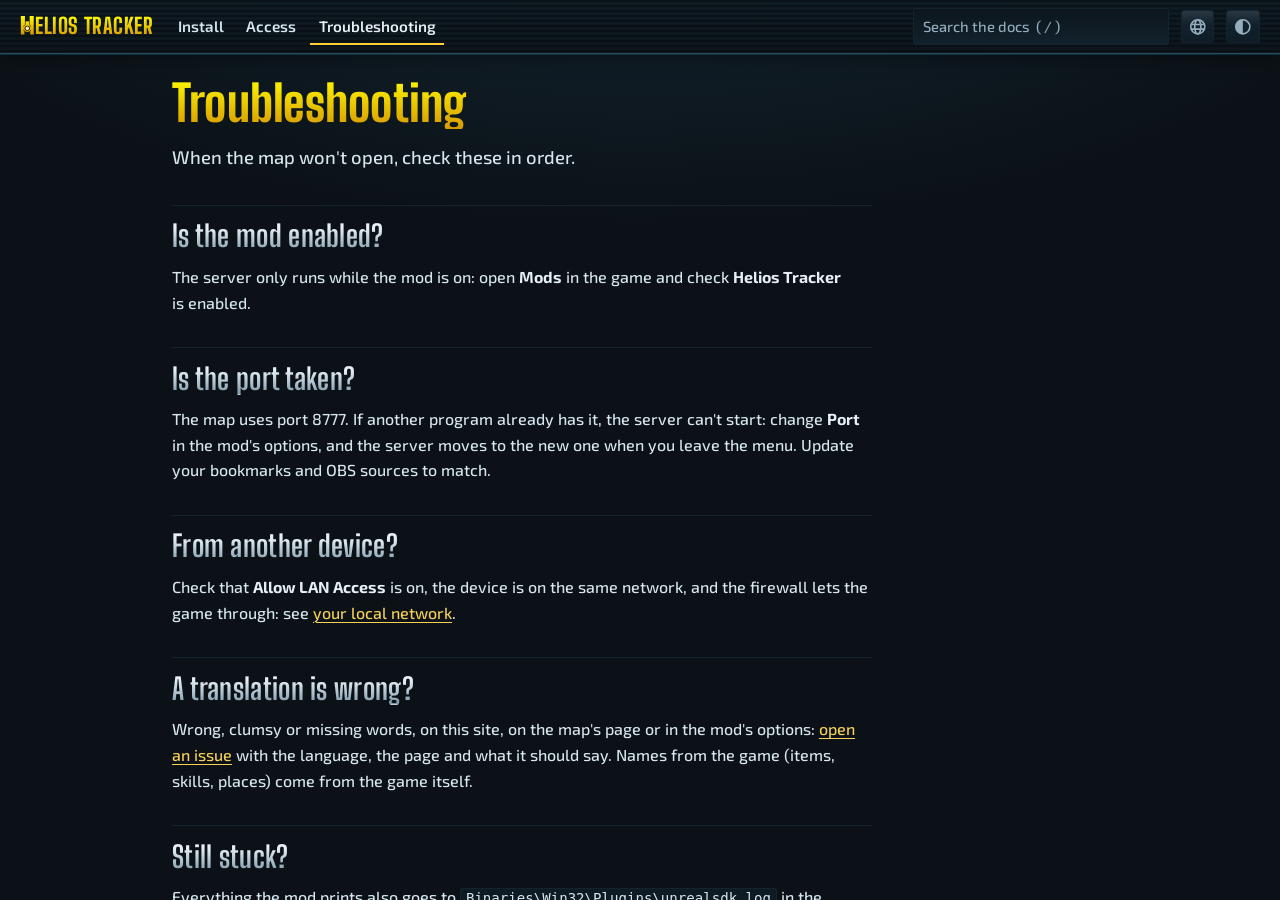
<file: troubleshooting.html>
<!doctype html>
<html lang="en">
<head>
<meta charset="utf-8">
<meta name="viewport" content="width=device-width, initial-scale=1">
<title data-i18n="trouble.title">Troubleshooting | Helios Tracker</title>
<meta name="description" content="What to check when the live map won&#x27;t open, and how to change its port." data-i18n-content="trouble.description">
<!-- the link previews (Discord, X, Slack...): their bots run no JavaScript - the English, fixed here -->
<meta property="og:type" content="website">
<meta property="og:site_name" content="Helios Tracker">
<meta property="og:title" content="Troubleshooting | Helios Tracker">
<meta property="og:description" content="What to check when the live map won&#x27;t open, and how to change its port.">
<meta property="og:url" content="https://helios-tracker.zoolsmith.com/troubleshooting">
<meta property="og:image" content="https://helios-tracker.zoolsmith.com/assets/img/og.jpg">
<meta property="og:image:width" content="1200">
<meta property="og:image:height" content="630">
<meta property="og:image:alt" content="Helios Tracker: a live map for Borderlands, Borderlands 2 and The Pre-Sequel">
<meta name="twitter:card" content="summary_large_image">
<meta name="theme-color" content="#ffcc33">
<link rel="icon" href="assets/img/favicon.png">
<link rel="icon" href="assets/img/favicon-192.png" sizes="192x192">
<link rel="canonical" href="https://helios-tracker.zoolsmith.com/troubleshooting">
<link rel="stylesheet" href="assets/css/site.css">
<script>document.documentElement.classList.add("js"); try { const t = localStorage.getItem("helios.site.theme"); if (t && t !== "default") document.documentElement.dataset.theme = t; } catch {}</script>
<script type="module" src="assets/js/site.js"></script>
</head>
<body>
<a class="skip" href="#content" data-i18n="ui.skip">Skip to content</a>
<header class="top">
  <a class="brand" href="./" data-i18n-label="ui.home" aria-label="Helios Tracker, home"><span class="h">H</span><span>ELIOS TRACKER</span></a>
  <div class="top-tools"></div>
</header>

<div class="page" tabindex="-1">
<div class="shell">
  <main id="content" class="doc">
    <h1 data-i18n="trouble.h">Troubleshooting</h1>
    <p class="lead" data-i18n="trouble.lead">When the map won't open, check these in order.</p>

    <h2 id="enabled" data-i18n="trouble.enabled">Is the mod enabled?</h2>
    <p data-i18n="trouble.enabledText">The server only runs while the mod is on: open <strong>Mods</strong> in the game and check <strong>Helios Tracker</strong> is enabled.</p>

    <h2 id="port" data-i18n="trouble.port" data-search="kw.port">Is the port taken?</h2>
    <p data-i18n="trouble.portText">The map uses port 8777. If another program already has it, the server can't start: change <strong>Port</strong> in the mod's options, and the server moves to the new one when you leave the menu. Update your bookmarks and OBS sources to match.</p>

    <h2 id="device" data-i18n="trouble.device">From another device?</h2>
    <p data-i18n="trouble.deviceText">Check that <strong>Allow LAN Access</strong> is on, the device is on the same network, and the firewall lets the game through: see <a href="share?path=home">your local network</a>.</p>

    <h2 id="translation" data-i18n="trouble.translation">A translation is wrong?</h2>
    <p data-i18n="trouble.translationText">Wrong, clumsy or missing words, on this site, on the map's page or in the mod's options: <a href="https://github.com/ZooLSmith/helios-tracker/issues/new">open an issue</a> with the language, the page and what it should say. Names from the game (items, skills, places) come from the game itself.</p>

    <h2 id="help" data-i18n="trouble.help" data-search="kw.log">Still stuck?</h2>
    <p data-i18n="trouble.helpText">Everything the mod prints also goes to <code>Binaries\Win32\Plugins\unrealsdk.log</code> in the game's folder: its last lines usually say what went wrong.</p>
  </main>
</div>

<footer class="foot">
  <div>
    <p data-i18n="foot.legal">Helios Tracker is a fan-made mod, not made or endorsed by Gearbox Software or 2K. Borderlands and its names belong to them.</p>
    <p class="social"><span data-i18n="foot.by">Made by <a href="https://www.zoolsmith.com">ZooL Smith</a></span><a href="https://x.com/ZooL_Smith" aria-label="X (@ZooL_Smith)"><svg class="icon" viewBox="0 0 24 24" aria-hidden="true"><path fill="currentColor" d="M18.9 1.2h3.7l-8 9.1 9.4 12.5h-7.4l-5.8-7.6-6.6 7.6H.5l8.6-9.8L0 1.2h7.6l5.2 6.9 6.1-6.9Zm-1.3 19.4h2L6.5 3.3H4.3l13.3 17.3Z"/></svg></a></p>
  </div>
</footer>
</div>
</body>
</html>
</file>
<file: assets/css/site.css>
/* Helios Tracker's site. Colours: the tracker page's own tokens (its css/base.css + themes.css): a theme sets
   the inputs (--bg, --tint, --text, --accent, --muted), everything else is mixed from them. */

@font-face { font-family: "Big Shoulders Display"; font-weight: 700; font-display: swap;
  src: url("../fonts/big-shoulders-display-latin-700.woff2") format("woff2");
  unicode-range: U+0000-00FF, U+0131, U+0152-0153, U+02BB-02BC, U+02C6, U+02DA, U+02DC, U+2000-206F, U+20AC, U+2122, U+2191, U+2193, U+2212, U+2215, U+FEFF, U+FFFD; }
@font-face { font-family: "Big Shoulders Display"; font-weight: 700; font-display: swap;
  src: url("../fonts/big-shoulders-display-latin-ext-700.woff2") format("woff2");
  unicode-range: U+0100-02AF, U+0304, U+0308, U+0329, U+1E00-1E9F, U+1EF2-1EFF, U+2020, U+20A0-20AB, U+20AD-20C0, U+2113, U+2C60-2C7F, U+A720-A7FF; }
@font-face { font-family: "Big Shoulders Display"; font-weight: 800; font-display: swap;
  src: url("../fonts/big-shoulders-display-latin-800.woff2") format("woff2");
  unicode-range: U+0000-00FF, U+0131, U+0152-0153, U+02BB-02BC, U+02C6, U+02DA, U+02DC, U+2000-206F, U+20AC, U+2122, U+2191, U+2193, U+2212, U+2215, U+FEFF, U+FFFD; }
@font-face { font-family: "Big Shoulders Display"; font-weight: 800; font-display: swap;
  src: url("../fonts/big-shoulders-display-latin-ext-800.woff2") format("woff2");
  unicode-range: U+0100-02AF, U+0304, U+0308, U+0329, U+1E00-1E9F, U+1EF2-1EFF, U+2020, U+20A0-20AB, U+20AD-20C0, U+2113, U+2C60-2C7F, U+A720-A7FF; }
/* The text: Exo 2 (SIL OFL, assets/fonts/OFL-Exo2.txt; one variable font, 400-700), latin, latin-ext, cyrillic */
@font-face { font-family: "Exo 2"; font-weight: 400 700; font-display: swap;
  src: url("../fonts/exo-2-latin.woff2") format("woff2");
  unicode-range: U+0000-00FF, U+0131, U+0152-0153, U+02BB-02BC, U+02C6, U+02DA, U+02DC, U+0304, U+0308, U+0329, U+2000-206F, U+20AC, U+2122, U+2191, U+2193, U+2212, U+2215, U+FEFF, U+FFFD; }
@font-face { font-family: "Exo 2"; font-weight: 400 700; font-display: swap;
  src: url("../fonts/exo-2-latin-ext.woff2") format("woff2");
  unicode-range: U+0100-02BA, U+02BD-02C5, U+02C7-02CC, U+02CE-02D7, U+02DD-02FF, U+0304, U+0308, U+0329, U+1D00-1DBF, U+1E00-1E9F, U+1EF2-1EFF, U+2020, U+20A0-20AB, U+20AD-20C0, U+2113, U+2C60-2C7F, U+A720-A7FF; }
@font-face { font-family: "Exo 2"; font-weight: 400 700; font-display: swap;
  src: url("../fonts/exo-2-cyrillic.woff2") format("woff2");
  unicode-range: U+0301, U+0400-045F, U+0490-0491, U+04B0-04B1, U+2116; }
@font-face { font-family: "Exo 2"; font-weight: 400 700; font-display: swap;
  src: url("../fonts/exo-2-cyrillic-ext.woff2") format("woff2");
  unicode-range: U+0460-052F, U+1C80-1C8A, U+20B4, U+2DE0-2DFF, U+A640-A69F, U+FE2E-FE2F; }

:root {
  color-scheme: dark;
  /* the theme's inputs (ECHO-2: the tracker's default) */
  --bg: #0b1116;
  --tint: #24506a;
  --text: #d7e6ee;
  --accent: #ffcc33;
  --muted: var(--tint);
  /* surfaces, darkest first */
  --panel: color-mix(in srgb, var(--tint) 7%, var(--bg));
  --card: color-mix(in srgb, var(--tint) 16%, var(--bg));
  --control: color-mix(in srgb, var(--tint) 26%, var(--bg));
  --hover: color-mix(in srgb, var(--tint) 41%, var(--bg));
  --divider: color-mix(in srgb, var(--tint) 30%, var(--bg));
  --panel-edge: var(--tint);
  /* text */
  --text-bright: color-mix(in srgb, var(--text) 65%, #fff);
  --dim: color-mix(in srgb, var(--text) 62%, var(--muted));
  --on-accent: #16130a;
  --link: color-mix(in srgb, var(--accent) 80%, var(--text));
  /* the title: its letters a vertical gradient, its "H" the "Helios H" font's colours (a theme: its own
     @font-palette-values) - the tracker's panel title */
  --title-top: #fef900;
  --title-bottom: #d69900;
  --logo-palette: normal;
  /* depth (nothing flat): the page titles in the title's gradient, the section titles white fading to the tint (a blue by default), a
     surface lit from the top (--sheen: a control's gloss), a highlight glowing in from its accent edge */
  --grad-h1: linear-gradient(var(--title-top), var(--title-bottom));
  --grad-h2: linear-gradient(var(--text-bright) 25%, color-mix(in srgb, var(--tint) 55%, var(--text-bright)));
  --grad-surface: linear-gradient(color-mix(in srgb, var(--tint) 22%, var(--bg)), var(--card));
  --grad-lit: linear-gradient(90deg, color-mix(in srgb, var(--accent) 16%, var(--card)), var(--card) 65%);
  /* the map's markers (the tracker's layer colours) */
  --m-player: color-mix(in srgb, var(--text) 36%, #fff);
  --m-tracked: #ffcc33;
  --m-enemy: #ff4b3e;
  --m-npc: #a7eeb0;
  --m-vehicle: #c08bff;
  --m-objective: #7cf58a;
  --ok: #5fd35f; /* a done / ready state: the tracker's "live" green */
  --m-giver: #fecb0d; /* the tracker's --layer-giver: the game's yellow "!" */
  --m-turnin: #00f800; /* its --map-turnin: the game's green "?", a mission to hand in */
  --m-halo: rgba(5, 10, 14, .9); /* the tracker's --map-halo: the disc under a giver's "!" */
  --m-ink: #1a1200; /* its --map-ink: the "!"'s outline */
  --m-chest: #ff6b2c;
  --m-explosive: #e0703a; /* the tracker's --layer-explosive (on the map: each in its element's colour) */
  --m-slots: #5aa9ff; /* its --layer-slots */
  --m-oxygen: #4e6a86; /* its --layer-oxygen */
  --m-vault: #ff7eb6; /* its --layer-vaultsymbol */
  --m-container: #e2c170;
  --m-eridium: #c77dff; /* its --layer-pickup-eridium */
  --m-moonstone: #4bf2be; /* its --layer-pickup-eridium-tps: the Pre-Sequel's moonstones, the game's colour */
  --m-cash: #ffe36e; /* the tracker's --layer-pickup-cash: a pale gold, its "$" disc */
  --outline: rgba(0, 0, 0, .75);
  --scroll: var(--tint); /* scrollbars: the tracker's - a muted tint, brighter on hover */
  --scroll-hover: color-mix(in srgb, var(--text) 21%, var(--muted));
  --scan-alpha: .32; /* the scanlines' darkness */
  --sheen: linear-gradient(to bottom, rgba(255, 255, 255, .10), rgba(255, 255, 255, 0) 45%, rgba(0, 0, 0, .14));
  /* type */
  --font-head: "Big Shoulders Display", "Bahnschrift", "Arial Narrow", sans-serif;
  --font-body: "Exo 2", "Segoe UI", system-ui, -apple-system, "Helvetica Neue", sans-serif; /* (the game's WillowBody's look:
     rounded squares - the closest open font) */
  --font-code: "Cascadia Mono", "Consolas", ui-monospace, monospace;
  --measure: 70ch;
  --top-h: 3.4rem; /* the top bar's height (its band in the root's background: the same) */
}
/* The tracker's themes (its css/themes.css: the same inputs, title colours and logo palettes) */
/* ECHO-1: Borderlands 1's ECHO - a slate teal, a sky blue frame and headings, its title a flat yellow (its logos: no
   gradients) */
:root[data-theme="echo1"] {
  --bg: #0f181c; --tint: #2f5566; --panel: #1c2f38; --muted: #4a6470; --text: #bcd2e4; --accent: #ffcc00; --panel-edge: #669ecd;
  --title-top: #ffcc00; --title-bottom: #ffcc00; --logo-palette: --helios-echo1;
  --grad-h2: linear-gradient(#51aad6, #51aad6);
}
@font-palette-values --helios-echo1 { font-family: "Helios H"; override-colors: 0 #0f181c, 1 #fff0a0, 2 #ffcc00, 3 #ffcc00; }
/* ECHO-1A: its amber menus - orange on brown, amber headings */
:root[data-theme="echo1amber"] {
  --bg: #120d08; --tint: #5a4426; --panel: #261c13; --muted: #5e5040; --text: #edd8a9; --accent: #ff9d0b; --panel-edge: #c27e20;
  --title-top: #ff9d0b; --title-bottom: #ff9d0b; --logo-palette: --helios-echo1amber;
  --grad-h2: linear-gradient(#e0952c, #e0952c);
}
@font-palette-values --helios-echo1amber { font-family: "Helios H"; override-colors: 0 #120d08, 1 #ffe9a0, 2 #ff9d0b, 3 #ff9d0b; }
/* Hyperion: mustard, cream, black */
:root[data-theme="hyperion"] {
  --bg: #0d0c06; --tint: #5c4c08; --muted: #5a5540; --text: #e6dec4; --accent: #d9c23a; --panel-edge: #7a6608;
  --title-top: #f2dc4a; --title-bottom: #b39616; --logo-palette: --helios-hyperion;
}
@font-palette-values --helios-hyperion { font-family: "Helios H"; override-colors: 2 #f2dc4a, 3 #b39616; }
/* Vladof: deep red and gold */
:root[data-theme="vladof"] {
  --bg: #0e0909; --tint: #4a1a1b; --muted: #5a4a48; --text: #e8ddd3; --accent: #d9b44a; --panel-edge: #7a2023;
  --title-top: #f0c85a; --title-bottom: #b3261e; --logo-palette: --helios-vladof;
}
@font-palette-values --helios-vladof { font-family: "Helios H"; override-colors: 0 #0d3a4a, 1 #5cd3f2, 2 #f0c85a, 3 #b3261e; }
/* Dahl: olive drab, field green, khaki */
:root[data-theme="dahl"] {
  --bg: #0b0d07; --tint: #3f4420; --muted: #50594a; --text: #e2e3cf; --accent: #9cc255; --panel-edge: #525826;
  --title-top: #b8d468; --title-bottom: #5f7d2c; --logo-palette: --helios-dahl;
}
@font-palette-values --helios-dahl { font-family: "Helios H"; override-colors: 0 #14200a, 1 #9dff5a, 2 #c6ec5c, 3 #3f7a1a; }
/* Eridian: violet, magenta, pink, a cold blue */
:root[data-theme="eridian"] {
  --bg: #0c0814; --tint: #2f114b; --muted: #56587a; --text: #dfe4f0; --accent: #79a7eb; --panel-edge: #4f5a96;
  --title-top: #e98cb4; --title-bottom: #79a7eb; --logo-palette: --helios-eridian;
}
@font-palette-values --helios-eridian { font-family: "Helios H"; override-colors: 0 #2f114b, 1 #e04ee8, 2 #e98cb4, 3 #79a7eb; }

/* Japanese, Korean, Chinese: Exo 2 / Big Shoulders for their Latin words, then the system's fonts for the rest (no
   web font: far too big); their text a little looser (no italics, no letter-spacing) */
:root:lang(ja) { --cjk: "Yu Gothic UI", "Yu Gothic", "Meiryo", "Hiragino Sans", "Hiragino Kaku Gothic ProN", "Noto Sans JP", sans-serif; }
:root:lang(ko) { --cjk: "Malgun Gothic", "Apple SD Gothic Neo", "Noto Sans KR", sans-serif; }
:root:lang(zh) { --cjk: "Microsoft JhengHei UI", "Microsoft JhengHei", "PingFang TC", "Noto Sans TC", sans-serif; }
:root:lang(ja), :root:lang(ko), :root:lang(zh) {
  --font-body: "Exo 2", var(--cjk); --font-head: "Big Shoulders Display", var(--cjk);
}
:lang(ja) h1, :lang(ja) h2, :lang(ko) h1, :lang(ko) h2, :lang(zh) h1, :lang(zh) h2 { letter-spacing: 0; }

*, *::before, *::after { box-sizing: border-box; }
/* The tracker's thin scrollbars: Chrome / Edge / Safari, then Firefox */
::-webkit-scrollbar { width: 6px; height: 6px; }
::-webkit-scrollbar-track { background: transparent; }
/* 1 px padding around the 4 px thumb: a transparent border, the colour only inside it */
::-webkit-scrollbar-thumb { background: var(--scroll); border: 1px solid transparent; background-clip: padding-box; }
::-webkit-scrollbar-thumb:hover { background: var(--scroll-hover); }
::-webkit-scrollbar-corner { background: transparent; }
@supports not selector(::-webkit-scrollbar) {
  * { scrollbar-width: thin; scrollbar-color: var(--scroll) transparent; }
}
html { background: var(--bg); }
/* The pages: the top bar fixed, the rest (content + footer) scrolling in .page under it - so the bar spans the
   whole width while the content keeps the scrollbar's room on both sides (short and long pages line up) */
html:has(.page), html:has(.page) body { height: 100%; overflow: hidden; }
.page {
  flex: 1 1 auto; min-height: 0; display: flex; flex-direction: column;
  overflow-y: auto; scrollbar-gutter: stable both-edges; scroll-padding-top: 1rem; outline: none;
}
body {
  margin: 0; min-height: 100vh; display: flex; flex-direction: column; color: var(--text);
  /* the tint glowing faintly from above the page (fixed: the content scrolls in .page) */
  background: radial-gradient(ellipse 90% 55% at 50% -12%, color-mix(in srgb, var(--tint) 34%, transparent), transparent 70%) var(--bg);
  font: 500 1rem/1.6 var(--font-body); /* (500: the game's text is heavy) */
  -webkit-text-size-adjust: 100%;
}
img, svg { display: block; max-width: 100%; }
a { color: var(--link); text-underline-offset: .18em; text-decoration-thickness: 1px; }
a:hover { color: var(--text-bright); }
:focus-visible { outline: 2px solid var(--accent); outline-offset: 2px; border-radius: 2px; }
::selection { background: color-mix(in srgb, var(--accent) 35%, transparent); }

.skip { position: absolute; left: -999px; top: 0; z-index: 20; padding: .5rem 1rem; background: var(--accent); color: var(--on-accent); }
.skip:focus { left: 1rem; }

/* The title (.brand, .wordmark: <span class="h">H</span><span>ELIOS TRACKER</span>) - the tracker's: its "H" the
   logo, the "Helios H" font (a font of one letter, ours: assets/fonts/, the tracker's web/fonts/), which draws its
   own gradient and eye (COLR v1: palette 0 the eye's inside, 1 the pupil, 2 / 3 the gradient's top / bottom - a
   theme: --logo-palette); without COLR v1 (Safari) the one-colour H under the letters' gradient. Firefox: its
   -gecko builds (it fakes bold sideways only). */
@font-face { font-family: "Helios H"; font-weight: 700; unicode-range: U+0048; font-display: swap;
  src: url("../fonts/helios-h-gradient.woff2") format("woff2") tech(color-COLRv1),
    url("../fonts/helios-h-mono.woff2") format("woff2"); }
@supports (-moz-appearance: none) {
  @font-face { font-family: "Helios H"; font-weight: 700; unicode-range: U+0048; font-display: swap;
    src: url("../fonts/helios-h-gradient-gecko.woff2") format("woff2") tech(color-COLRv1),
      url("../fonts/helios-h-mono-gecko.woff2") format("woff2"); }
}
.brand > span, .wordmark > span { background: linear-gradient(var(--title-top), var(--title-bottom));
  -webkit-background-clip: text; background-clip: text; color: transparent; }
.brand > .h, .wordmark > .h { font-family: "Helios H", var(--font-head); font-palette: var(--logo-palette); }
@supports font-tech(color-COLRv1) { .brand > .h, .wordmark > .h { background: none; color: var(--title-bottom); } }

/* ---- top bar ---- */
.top {
  position: relative; z-index: 10; flex: none;
  display: flex; align-items: center; gap: 1rem; height: var(--top-h); padding: 0 1.25rem;
  background: linear-gradient(var(--card), var(--panel));
  border-bottom: 1px solid var(--panel-edge);
  box-shadow: 0 1px 0 color-mix(in srgb, var(--panel-edge) 40%, transparent), 0 6px 18px rgba(0, 0, 0, .35);
}
/* the game's scanlines, going up (the tracker's skill trees: a 2 px line every 5 px, 8 px/s) - under the bar's
   content; still with prefers-reduced-motion */
.top::before {
  content: ""; position: absolute; inset: 0; z-index: -1; pointer-events: none;
  background: linear-gradient(to bottom, rgba(0, 0, 0, var(--scan-alpha)) 0 2px, transparent 2px) 0 0 / 100% 5px repeat;
  animation: scan-up .625s steps(5) infinite; /* 1 px at a time: 8 px/s */
}
@keyframes scan-up { from { background-position: 0 0; } to { background-position: 0 -5px; } }
.brand { display: flex; align-items: baseline; text-decoration: none; line-height: 1; white-space: nowrap; }
.brand span { font: 800 1.35rem/1 var(--font-head); letter-spacing: .02em; }
.brand:hover > span { filter: brightness(1.2); }
/* the pages, in the bar: a few words each (three pages: no menu to open), this one underlined */
.top-nav ul { display: flex; flex-wrap: wrap; gap: 0 .3rem; margin: 0; padding: 0; list-style: none; }
.top-nav a { display: block; padding: .35rem .55rem; border-bottom: 2px solid transparent; color: var(--text); text-decoration: none; font-weight: 600; font-size: .95rem; }
.top-nav li { margin: 0; } /* (the text's li + li spacing would lower all but the first) */
.top-nav a:hover { color: var(--text-bright); }
.top-nav a[aria-current="page"] { color: var(--text-bright); border-bottom-color: var(--accent); }
.top-tools { margin-left: auto; display: flex; align-items: center; gap: .75rem; }
/* the icon menus (language, theme): a square button, its list under it */
.menu { position: relative; }
.icon-button {
  display: grid; place-items: center; width: 2.1rem; height: 2.1rem; padding: 0; cursor: pointer;
  color: var(--dim); background: var(--control) var(--sheen); border: 1px solid var(--divider); border-radius: 3px;
}
.icon-button:hover, .icon-button[aria-expanded="true"] { color: var(--text-bright); border-color: var(--panel-edge); }
.icon-button .icon { width: 1.1rem; height: 1.1rem; }
.search-toggle { display: none; } /* (small screens only: the search folded, @media below) */
.menu-list {
  position: absolute; right: 0; top: calc(100% + .35rem); z-index: 5; min-width: 9rem; margin: 0; padding: .3rem;
  list-style: none; background: linear-gradient(var(--card), var(--panel) 60%); border: 1px solid var(--panel-edge); border-radius: 4px;
  box-shadow: 0 10px 30px rgba(0, 0, 0, .5);
}
.menu-list[hidden] { display: none; }
.menu-list li { margin: 0; }
.menu-list button {
  display: flex; align-items: center; gap: .5rem; width: 100%; padding: .4rem .6rem; font: inherit; font-size: .92rem;
  color: var(--text); text-align: left; background: none; border: 0; border-radius: 3px; cursor: pointer;
}
.menu-list button:hover, .menu-list button:focus-visible { background: var(--hover); color: var(--text-bright); outline: none; }
.menu-list .icon { width: .85rem; height: .85rem; flex: none; color: var(--accent); visibility: hidden; }
.menu-list [aria-checked="true"] .icon { visibility: visible; }
.menu-list [aria-checked="true"] { color: var(--text-bright); }

/* ---- search (site.js builds it; nothing without JS) ---- */
.search { position: relative; }
.search input {
  width: 16rem; font: inherit; font-size: .92rem; color: var(--text); background: linear-gradient(var(--panel), var(--control));
  border: 1px solid var(--divider); border-radius: 3px; padding: .35rem .6rem;
}
.search input::placeholder { color: var(--dim); }
.search input:focus { border-color: var(--accent); outline: none; }
.search-results {
  position: absolute; right: 0; top: calc(100% + .35rem); width: min(30rem, 92vw); max-height: 70vh; overflow: auto; scrollbar-gutter: stable;
  margin: 0; padding: .3rem; list-style: none;
  background: linear-gradient(var(--card), var(--panel) 40%); border: 1px solid var(--panel-edge); border-radius: 4px;
  box-shadow: 0 10px 30px rgba(0, 0, 0, .5);
}
.search-results[hidden] { display: none; }
.search-results a { display: block; padding: .5rem .65rem; border-radius: 3px; color: var(--text); text-decoration: none; }
.search-results a:hover, .search-results a[aria-selected="true"] { background: var(--hover); }
.search-results .where { display: block; font-size: .78rem; color: var(--dim); }
.search-results .title { display: block; font-weight: 600; color: var(--text-bright); }
.search-results .snippet { display: block; font-size: .86rem; color: var(--dim); }
.search-results mark { background: none; color: var(--accent); font-weight: 600; }
.search-results .empty { padding: .6rem .7rem; color: var(--dim); font-size: .9rem; }

/* ---- page frame: nav + content ---- */
.shell { flex: 1 0 auto; width: 100%; display: grid; grid-template-columns: minmax(0, 1fr); max-width: 61rem; /* (the text's width, as beside the old page menu) */ margin: 0 auto; padding: 1.5rem 1.25rem 2.5rem; }

main { min-width: 0; }
.doc { max-width: var(--measure); }
.doc > :first-child { margin-top: 0; }

h1, h2, h3 { color: var(--text-bright); text-wrap: balance; }
/* the gradient through the letters (its box: the text's, not the h2's rule above it) */
h1, h2 { -webkit-background-clip: text; background-clip: text; background-origin: content-box; -webkit-text-fill-color: transparent; }
h1 { background-image: var(--grad-h1); }
h2 { background-image: var(--grad-h2); }
h1 .anchor, h2 .anchor { -webkit-text-fill-color: currentColor; }
.wordmark { background-image: none; } /* (its letters and H: their own gradients - .brand's rules) */
.wordmark > span { -webkit-text-fill-color: currentColor; }
h1 { font: 800 clamp(2.3rem, 5vw, 3.1rem)/1.02 var(--font-head); margin: 0 0 .9rem; letter-spacing: .005em; }
h2 { font: 700 1.85rem/1.1 var(--font-head); margin: 2rem 0 .7rem; padding-top: .9rem; border-top: 1px solid var(--divider); letter-spacing: .01em; }
h3 { font: 600 1.12rem/1.35 var(--font-body); margin: 1.5rem 0 .4rem; }
.lead { font-size: 1.15rem; color: var(--text); margin: 0 0 1.1rem; }
p, ul, ol, dl { margin: 0 0 1rem; }
p, li, figcaption { text-wrap: pretty; } /* no one-word last lines */
li + li { margin-top: .3rem; }
strong { color: var(--text-bright); font-weight: 700; }
/* a game's name in the text ("Borderlands 2"): the title's letters - its display font, its gradient, all caps like
   the games' logos - on one line (the text stays as written: search, copy). Their logos' colors, whatever the theme:
   the default theme's yellow (Borderlands 2, the Pre-Sequel), Borderlands' silver (.bl1) */
.game { font: 800 1.08em/1 var(--font-head); letter-spacing: .03em; text-transform: uppercase; white-space: nowrap;
  background: linear-gradient(#fef900, #d69900); -webkit-background-clip: text; background-clip: text;
  -webkit-text-fill-color: transparent; }
/* (a link to the game's Steam page: no link colour or underline - the gradient is the cue; brighter on hover) */
a.game { text-decoration: none; }
a.game:hover { filter: brightness(1.25); }
/* the Pre-Sequel's "The" as on its logo: half the height, its top on the top of PRE (Big Shoulders' caps: .8em; vertical-align's em is its own, half the name's: raised .8 x 2 - .8) */
.game .the { font-size: .5em; vertical-align: .8em; margin-right: -.45em; /* (most of the space after it) */ letter-spacing: .12em;
  -webkit-text-stroke: .035em transparent; } /* (bolder than the font's 800: an outline, the gradient showing through it) */
/* Borderlands' silver: its metal, a bright top, a dark band at the middle */
.game.bl1 { background-image: linear-gradient(#ffffff, #d4d9de 46%, #5f676f 50%, #9aa2a9 72%, #eaedf0); }
/* a heading's aside ("(experimental)"): smaller than its title */
h2 small, h3 small { font-size: .6em; }
.anchor { margin-left: .4rem; color: var(--divider); text-decoration: none; font-weight: 400; opacity: 0; }
h2:hover .anchor, h3:hover .anchor, .anchor:focus { opacity: 1; }
.anchor:hover { color: var(--accent); }

/* ---- code ---- */
code, kbd { font: .88em/1.4 var(--font-code); }
:not(pre) > code { padding: .08em .35em; background: var(--card); border: 1px solid var(--divider); border-radius: 3px; overflow-wrap: anywhere; }
kbd { padding: .05em .4em; background: var(--control); border: 1px solid var(--panel-edge); border-bottom-width: 2px; border-radius: 3px; color: var(--text-bright); }
.code { position: relative; margin: 0 0 1.1rem; }
.code pre { margin: 0; padding: .85rem 4.6rem .85rem 1rem; /* (the right: the Copy button's room) */ overflow-x: auto; background: linear-gradient(var(--panel), color-mix(in srgb, var(--panel) 70%, #000)); border: 1px solid var(--divider); border-left: 3px solid var(--panel-edge); border-radius: 3px; }
.code pre code { font-size: .9rem; color: var(--text-bright); }
.copy {
  position: absolute; top: .45rem; right: .45rem; font: inherit; font-size: .78rem; color: var(--dim);
  background: var(--control) var(--sheen); border: 1px solid var(--divider); border-radius: 3px; padding: .15rem .5rem; cursor: pointer;
}
.copy:hover { color: var(--text-bright); border-color: var(--panel-edge); }

/* ---- the install steps (a real sequence: numbered) ---- */
.steps { counter-reset: step; list-style: none; padding: 0; margin: 1.1rem 0 1.2rem; }
.steps > li { counter-increment: step; position: relative; padding: 0 0 .9rem 3.2rem; margin: 0; }
.steps > li::before {
  content: counter(step); position: absolute; left: 0; top: -.1rem; width: 2.1rem; height: 2.1rem;
  display: grid; place-items: center; font: 800 1.25rem/1 var(--font-head); color: var(--on-accent);
  background: var(--accent) var(--sheen); border-radius: 3px;
}
.steps > li:last-child { padding-bottom: 0; }
.steps > li:not(:last-child)::after { content: ""; position: absolute; left: 1.03rem; top: 2.3rem; bottom: .25rem; width: 2px; background: var(--divider); }
.steps h3 { margin: 0 0 .35rem; }

/* ---- notes ---- */
.note { margin: 0 0 1.2rem; padding: .75rem 1rem; background: var(--grad-lit); border-left: 3px solid var(--accent); border-radius: 0 3px 3px 0; }
.note > :last-child { margin-bottom: 0; }
.note.warn { border-left-color: var(--m-chest); background: linear-gradient(90deg, color-mix(in srgb, var(--m-chest) 14%, var(--card)), var(--card) 65%); }

/* ---- buttons ---- */
.actions { display: flex; flex-wrap: wrap; gap: .7rem; margin: 1.2rem 0 0; }
.button {
  position: relative; isolation: isolate;
  display: inline-block; padding: .6rem 1.15rem; font-weight: 700; text-decoration: none; border-radius: 3px;
  color: var(--text-bright); background: var(--control) var(--sheen); border: 1px solid var(--panel-edge);
}
.button:has(.icon) { display: inline-flex; align-items: center; gap: .5rem; }
.button .icon { flex: none; width: 1.1em; height: 1.1em; }
.button:hover { background-color: var(--hover); color: var(--text-bright); }
/* the other buttons: the top bar's scanlines, going up (still with prefers-reduced-motion) */
.button:not(.primary)::before {
  content: ""; position: absolute; inset: 0; z-index: -1; border-radius: inherit; pointer-events: none;
  background: linear-gradient(to bottom, rgba(0, 0, 0, var(--scan-alpha)) 0 2px, transparent 2px) 0 0 / 100% 5px repeat;
  animation: scan-up .625s steps(5) infinite;
}
.button.primary { color: var(--on-accent); background-color: var(--accent); border-color: color-mix(in srgb, var(--accent) 60%, #000); }
.button.primary:hover { background-color: color-mix(in srgb, var(--accent) 88%, #fff); color: var(--on-accent); }

/* ---- home: the hero ---- */
.hero { margin: 0 0 1rem; }
.wordmark { display: flex; align-items: baseline; margin: 0 0 1.2rem; line-height: 1; white-space: nowrap; }
.wordmark span { font: 800 clamp(2.3rem, 4.4vw, 3.7rem)/1 var(--font-head); letter-spacing: .01em; }
.hero .lead { max-width: 44rem; }
/* a phone: the buttons in one column, the whole width, Install the biggest */
@media (max-width: 36rem) {
  .hero .actions { flex-direction: column; gap: .5rem; }
  .hero .actions .button { justify-content: center; padding-block: .4rem; font-size: .95rem; }
  .hero .actions .button.primary { padding-block: .65rem; font-size: 1.05rem; }
}

/* ---- home: the features - a screenshot and its text side by side (.flip: the screenshot on the right; .tall: a
   panel's screenshot, narrow, its top faded out; .noshot: none yet, the points as cards), one column on a phone.
   A screenshot: a link to the whole image, opened over the page (site.js initShots) ---- */
.features { display: grid; gap: 2.2rem; margin: 1.2rem 0 2rem; }
.feature { display: grid; grid-template-columns: minmax(0, 1.45fr) minmax(0, 1fr); grid-template-areas: "shot text";
  gap: 1.6rem; align-items: center; margin: 1rem 0 0; }
.feature.flip { grid-template-columns: minmax(0, 1fr) minmax(0, 1.45fr); grid-template-areas: "text shot"; }
.feature.tall { grid-template-columns: 13rem minmax(0, 1fr); }
.feature.tall.flip { grid-template-columns: minmax(0, 1fr) 13rem; }
/* .panel: a panel cut out on a transparent background, shown whole */
.feature.panel { grid-template-columns: minmax(0, 20rem) minmax(0, 1fr); }
.feature.panel.flip { grid-template-columns: minmax(0, 1fr) minmax(0, 20rem); }
.feature.noshot { grid-template-columns: minmax(0, 1fr); grid-template-areas: "text"; }
.shot { grid-area: shot; display: block; cursor: zoom-in; transition: filter .15s; }
.shot:hover, .shot:focus-visible { filter: brightness(1.12); }
.shot img { width: 100%; height: auto; }
.feature.tall .shot { max-height: 24rem; overflow: hidden;
  -webkit-mask-image: linear-gradient(#000 72%, transparent); mask-image: linear-gradient(#000 72%, transparent); }
.feature-text { grid-area: text; min-width: 0; }
.feature-text > :last-child { margin-bottom: 0; }
.feature h3 { margin: 0 0 .5rem; font: 700 1.7rem/1.05 var(--font-head); letter-spacing: .01em; }
.points { list-style: none; padding: 0; margin: .8rem 0 1rem; display: grid; gap: .45rem; }
.points li { margin: 0; padding-left: 1rem; position: relative; font-size: .93rem; line-height: 1.45; color: var(--dim); }
.points li::before { content: ""; position: absolute; left: 0; top: .5em; width: .4rem; height: .4rem;
  background: var(--accent); transform: rotate(45deg); }
.points b { margin-right: .3rem; color: var(--text-bright); }
/* no screenshot: the points side by side, as the cards below */
.feature.noshot .points { grid-template-columns: repeat(auto-fill, minmax(15rem, 1fr)); gap: .75rem; }
.feature.noshot .points li { padding: .8rem 1rem .85rem; border-radius: 4px;
  background: linear-gradient(color-mix(in srgb, var(--tint) 11%, var(--bg)), color-mix(in srgb, var(--tint) 4%, var(--bg)));
  border: 1px solid color-mix(in srgb, var(--divider) 70%, transparent);
  border-top: 1px solid color-mix(in srgb, var(--panel-edge) 55%, var(--bg)); }
.feature.noshot .points li::before { display: none; }
.feature.noshot .points b { display: block; margin: 0 0 .2rem; }
@media (max-width: 44rem) {
  .feature, .feature.flip, .feature.tall, .feature.tall.flip, .feature.panel, .feature.panel.flip { grid-template-columns: minmax(0, 1fr); grid-template-areas: "shot" "text"; gap: .9rem; }
  .feature.noshot { grid-template-areas: "text"; }
  .feature.tall .shot { max-height: 16rem; }
}

/* the legend: folded to its first cards (the most important), the rest fading under them - a button unfolds it.
   Without JavaScript: all of it, no button */
.legend-toggle { display: none; }
.js .legend-toggle { display: flex; align-items: center; gap: .45rem; width: fit-content; margin: -.5rem auto 1.4rem;
  padding: .2rem .4rem; font: 600 .92rem var(--font-body); color: var(--link); background: none; border: 0; cursor: pointer; }
.js .legend-toggle:hover { color: var(--text-bright); text-decoration: underline; text-underline-offset: .18em; }
.legend-toggle::after { content: ""; width: .42rem; height: .42rem; border: solid currentColor; border-width: 0 1.5px 1.5px 0;
  transform: translateY(-.15rem) rotate(45deg); transition: transform .15s; }
.legend-toggle[aria-expanded="true"]::after { transform: translateY(.1rem) rotate(-135deg); }
.legend-toggle[aria-expanded="true"] .more, .legend-toggle[aria-expanded="false"] .less { display: none; }
.js .legend.folded { max-height: 12.5rem; overflow: hidden;
  -webkit-mask-image: linear-gradient(#000 62%, transparent); mask-image: linear-gradient(#000 62%, transparent); }

/* the map's section: the page whole, its points two by two under the legend */
.map-shot { margin: 1rem 0 1.4rem; }
.map-points { grid-template-columns: repeat(auto-fill, minmax(18rem, 1fr)); gap: .5rem 1.6rem; margin-bottom: 1.6rem; }

/* the small features: the same cards */
.cards.small { grid-template-columns: repeat(auto-fill, minmax(13rem, 1fr)); }

/* the whole screenshot, over the page */
.shot-view { max-width: min(96vw, 1920px); max-height: 94vh; padding: 0; border: 0;
  background: transparent; overflow: auto; cursor: zoom-out; }
.shot-view::backdrop { background: rgba(0, 0, 0, .75); }
.shot-view img { display: block; max-width: 100%; height: auto; }
/* a portrait phone: a landscape screenshot (16:9) a quarter turn, filling the screen - read with the phone turned
   left. --len: the image's long side, as long as the screen allows (the dialog: its turned box) */
@media (orientation: portrait) and (max-width: 48rem) {
  .shot-view.wide { --len: min(94vh, 96vw * 16 / 9); width: calc(var(--len) * 9 / 16); height: var(--len);
    max-width: none; max-height: none; overflow: hidden; }
  .shot-view.wide img { position: absolute; top: 50%; left: 50%; width: var(--len); max-width: none;
    height: calc(var(--len) * 9 / 16); transform: translate(-50%, -50%) rotate(90deg); }
}

.wide { max-width: none; }

/* ---- home: cards - the features (.cards) and what each marker is (.legend): an icon, a title, a line or two ---- */
.cards, .legend { display: grid; grid-template-columns: repeat(auto-fill, minmax(16rem, 1fr)); gap: .75rem; margin: 1rem 0 1.4rem; padding: 0; list-style: none; }
.cards li, .legend li {
  display: grid; grid-template-columns: 1.35rem 1fr; gap: .75rem; align-items: start; margin: 0; padding: .85rem 1rem .9rem;
  /* muted: barely off the page, lit a little from the top (the text and icon carry them) */
  background: linear-gradient(color-mix(in srgb, var(--tint) 11%, var(--bg)), color-mix(in srgb, var(--tint) 4%, var(--bg)));
  border: 1px solid color-mix(in srgb, var(--divider) 70%, transparent);
  border-top: 1px solid color-mix(in srgb, var(--panel-edge) 55%, var(--bg)); border-radius: 4px;
  box-shadow: 0 2px 8px rgba(0, 0, 0, .14);
}
.cards .icon { width: 1.35rem; height: 1.35rem; margin-top: .1rem; color: var(--accent); }
.cards b, .legend b { display: block; margin-bottom: .2rem; color: var(--text-bright); font-weight: 700; }
.cards span, .legend span { display: block; font-size: .92rem; line-height: 1.5; color: var(--dim); }
/* (the legend's icons: each marker's own shape, a little bigger than the features' icons) */
.legend li { grid-template-columns: 1.6rem 1fr; }
.legend svg { width: 1.6rem; height: 1.6rem; margin-top: .05rem; overflow: visible; }

/* ---- the questionnaire (share.html): with JS, one step at a time ---- */
.js .quiz .step, .js .quiz .before { display: none; }
.js .quiz .step.current, .js .quiz .before.current { display: block; }
.quiz .step h2 { margin-top: 1.4rem; }
.js .quiz .step h2 { border-top: 0; padding-top: 0; }
.quiz .step h2:focus { outline: none; }
/* the answers: cards, a grid of them */
.answers { display: grid; grid-template-columns: repeat(auto-fill, minmax(14rem, 1fr)); gap: .75rem; margin: 1.1rem 0 1.4rem; padding: 0; list-style: none; }
.answers li { margin: 0; display: flex; }
.answers a {
  flex: 1; display: flex; align-items: center; min-height: 5.5rem; padding: 1rem 1.1rem;
  font-size: 1.05rem; font-weight: 700; line-height: 1.3; color: var(--text-bright); text-decoration: none;
  background: var(--sheen), var(--grad-surface); border: 1px solid var(--divider); border-top: 3px solid var(--panel-edge); border-radius: 4px;
  box-shadow: 0 4px 14px rgba(0, 0, 0, .25);
}
.answers a { gap: .85rem; }
.answers .icon { flex: none; width: 1.7rem; height: 1.7rem; color: var(--dim); transition: color .15s; }
.answers a:hover .icon, .answers a:focus-visible .icon { color: var(--accent); }
.answers a:hover, .answers a:focus-visible { background: var(--sheen), linear-gradient(color-mix(in srgb, var(--accent) 12%, var(--hover)), var(--hover)); border-top-color: var(--accent); color: var(--text-bright); }
/* the answers so far: chips (each goes back to that point), then Start over */
.trail { display: flex; flex-wrap: wrap; align-items: center; gap: .4rem; margin: 0 0 .4rem; }
.trail[hidden] { display: none; }
.trail .chip {
  padding: .2rem .6rem; font-size: .85rem; color: var(--text); text-decoration: none;
  background: var(--control) var(--sheen); border: 1px solid var(--divider); border-radius: 999px;
}
.trail .chip:hover { color: var(--text-bright); border-color: var(--panel-edge); }
.trail .restart { margin-left: .4rem; font-size: .85rem; }
.quiz .before { margin-top: 1.4rem; padding: .8rem 1rem; background: linear-gradient(90deg, color-mix(in srgb, var(--m-chest) 14%, var(--card)), var(--card) 65%); border-left: 3px solid var(--m-chest); border-radius: 0 3px 3px 0; }
.quiz .before h3 { margin: 0 0 .4rem; }
.quiz .before ul { margin: 0; }

/* the link maker (share.html's "Before you share") */
.live-maker { margin: 0 0 .9rem; padding: 0 0 .9rem; border-bottom: 1px solid var(--divider); }
.steps .live-maker { margin: 0; padding: 0; border: 0; } /* (in a step: no divider under it) */
.live-in { display: grid; gap: .3rem; margin: .5rem 0 .6rem; font-size: .9rem; color: var(--dim); }
.live-in input { font: inherit; font-size: .95rem; color: var(--text); background: var(--control); border: 1px solid var(--divider); border-radius: 3px; padding: .45rem .6rem; }
.live-in input:focus { border-color: var(--accent); outline: none; }
.live-err { margin: -.2rem 0 .6rem; font-size: .88rem; color: var(--m-chest); }
.live-err[hidden] { display: none; }
.live-in input[aria-invalid="true"] { border-color: var(--m-chest); }
.live-out[hidden] { display: none; }
.live-out {
  display: flex; align-items: center; gap: .6rem; margin: 0; padding: .55rem .6rem .55rem .85rem;
  background: color-mix(in srgb, var(--ok) 10%, var(--panel)); border: 1px solid color-mix(in srgb, var(--ok) 55%, var(--divider));
  border-left: 3px solid var(--ok); border-radius: 3px;
}
.live-link { flex: 1; min-width: 0; overflow-wrap: anywhere; font-weight: 600; color: var(--ok); text-decoration: none; }
.live-link:hover { text-decoration: underline; color: color-mix(in srgb, var(--ok) 70%, #fff); }
.live-copy {
  flex: none; font: inherit; font-size: .85rem; font-weight: 600; cursor: pointer; padding: .3rem .7rem;
  color: var(--on-accent); background: var(--ok); border: 0; border-radius: 3px;
}
.live-copy:hover { background: color-mix(in srgb, var(--ok) 85%, #fff); }

/* an optional extra, folded: a bar to open it (a chevron that turns), the content in the same box */
.extra { margin: 1.1rem 0; background: var(--card); border: 1px solid var(--divider); border-radius: 4px; }
.extra summary {
  display: flex; align-items: center; gap: .6rem; padding: .65rem .9rem; cursor: pointer; list-style: none;
  font-weight: 600; color: var(--text-bright); border-radius: 3px; transition: background-color .15s, color .15s;
}
.extra summary::-webkit-details-marker { display: none; }
.extra summary::before {
  content: ""; flex: none; width: .45rem; height: .45rem; margin: 0 .15rem 0 .1rem;
  border-right: 2px solid var(--dim); border-bottom: 2px solid var(--dim); transform: rotate(-45deg);
  transition: transform .15s, border-color .15s;
}
.extra summary:hover { background: var(--hover); }
.extra summary:hover::before, .extra[open] summary::before { border-color: var(--accent); }
.extra:has(summary:hover) { border-color: var(--panel-edge); }
.extra[open] { border-color: var(--panel-edge); }
.extra[open] summary { border-radius: 3px 3px 0 0; border-bottom: 1px solid var(--divider); }
.extra[open] summary::before { transform: rotate(45deg); }
.extra > :not(summary) { margin: .8rem .9rem .9rem; }
.extra ol { padding-left: 1.3rem; }

/* ---- footer ---- */
.foot { padding: 0 1.25rem; font-size: .85rem; color: var(--dim); }
.foot > div { max-width: 76rem; margin: 0 auto; padding: 1rem 0; border-top: 1px solid var(--divider); display: flex; flex-wrap: wrap; gap: .5rem 2rem; justify-content: center; text-align: center; }
.foot p { margin: 0; }
.foot .social { display: flex; flex-wrap: wrap; gap: .4rem .7rem; align-items: center; }
.foot .social a { display: inline-flex; align-items: center; gap: .4rem; color: var(--dim); text-decoration: none; }
.foot .social a:hover, .foot .social a:focus-visible { color: var(--accent); }
.foot .social .icon { width: .9rem; height: .9rem; }
/* the home's link to the questionnaire, under "Where to view it" */
.more-link { margin: -.4rem 0 1.4rem; font-weight: 600; }

/* ---- translations (js/i18n.js): the page shows once its text is in (html.i18n) - or after 2 s whatever happens,
   so a script that failed still leaves the frame; a key whose translation is empty is hidden ---- */
html.js:not(.i18n) body { visibility: hidden; animation: i18n-late 0s 2s forwards; }
@keyframes i18n-late { to { visibility: visible; } }
.i18n-empty { display: none !important; }

/* ---- small screens ---- */
@media (max-width: 50rem) {
  .shell { padding-top: 1.2rem; }
  /* the bar in two rows: the logo and the buttons (the search folded into one), then the pages' links */
  .top { height: auto; flex-wrap: wrap; gap: .1rem .6rem; padding: .45rem 1rem .1rem; }
  .top .top-tools { display: contents; }
  .brand { margin-right: auto; }
  .brand span { font-size: 1.2rem; }
  .top-nav { order: 2; flex-basis: calc(100% + .55rem); margin-left: -.55rem; } /* (a row of its own, its first word lined up) */
  .top-nav a { padding: .3rem .55rem; }
  .top .search { display: none; }
  .top .search-toggle { display: grid; }
  /* the search opened: over the first row, the whole width */
  .top.search-open .search { display: block; position: absolute; top: .45rem; left: 1rem; right: 1rem; z-index: 2; }
  .search input { width: 100%; }
  .search-results { right: auto; left: 0; width: 100%; }
}

@media (prefers-reduced-motion: reduce) {
  *, *::before, *::after { transition: none !important; animation: none !important; scroll-behavior: auto !important; }
}
</file>
